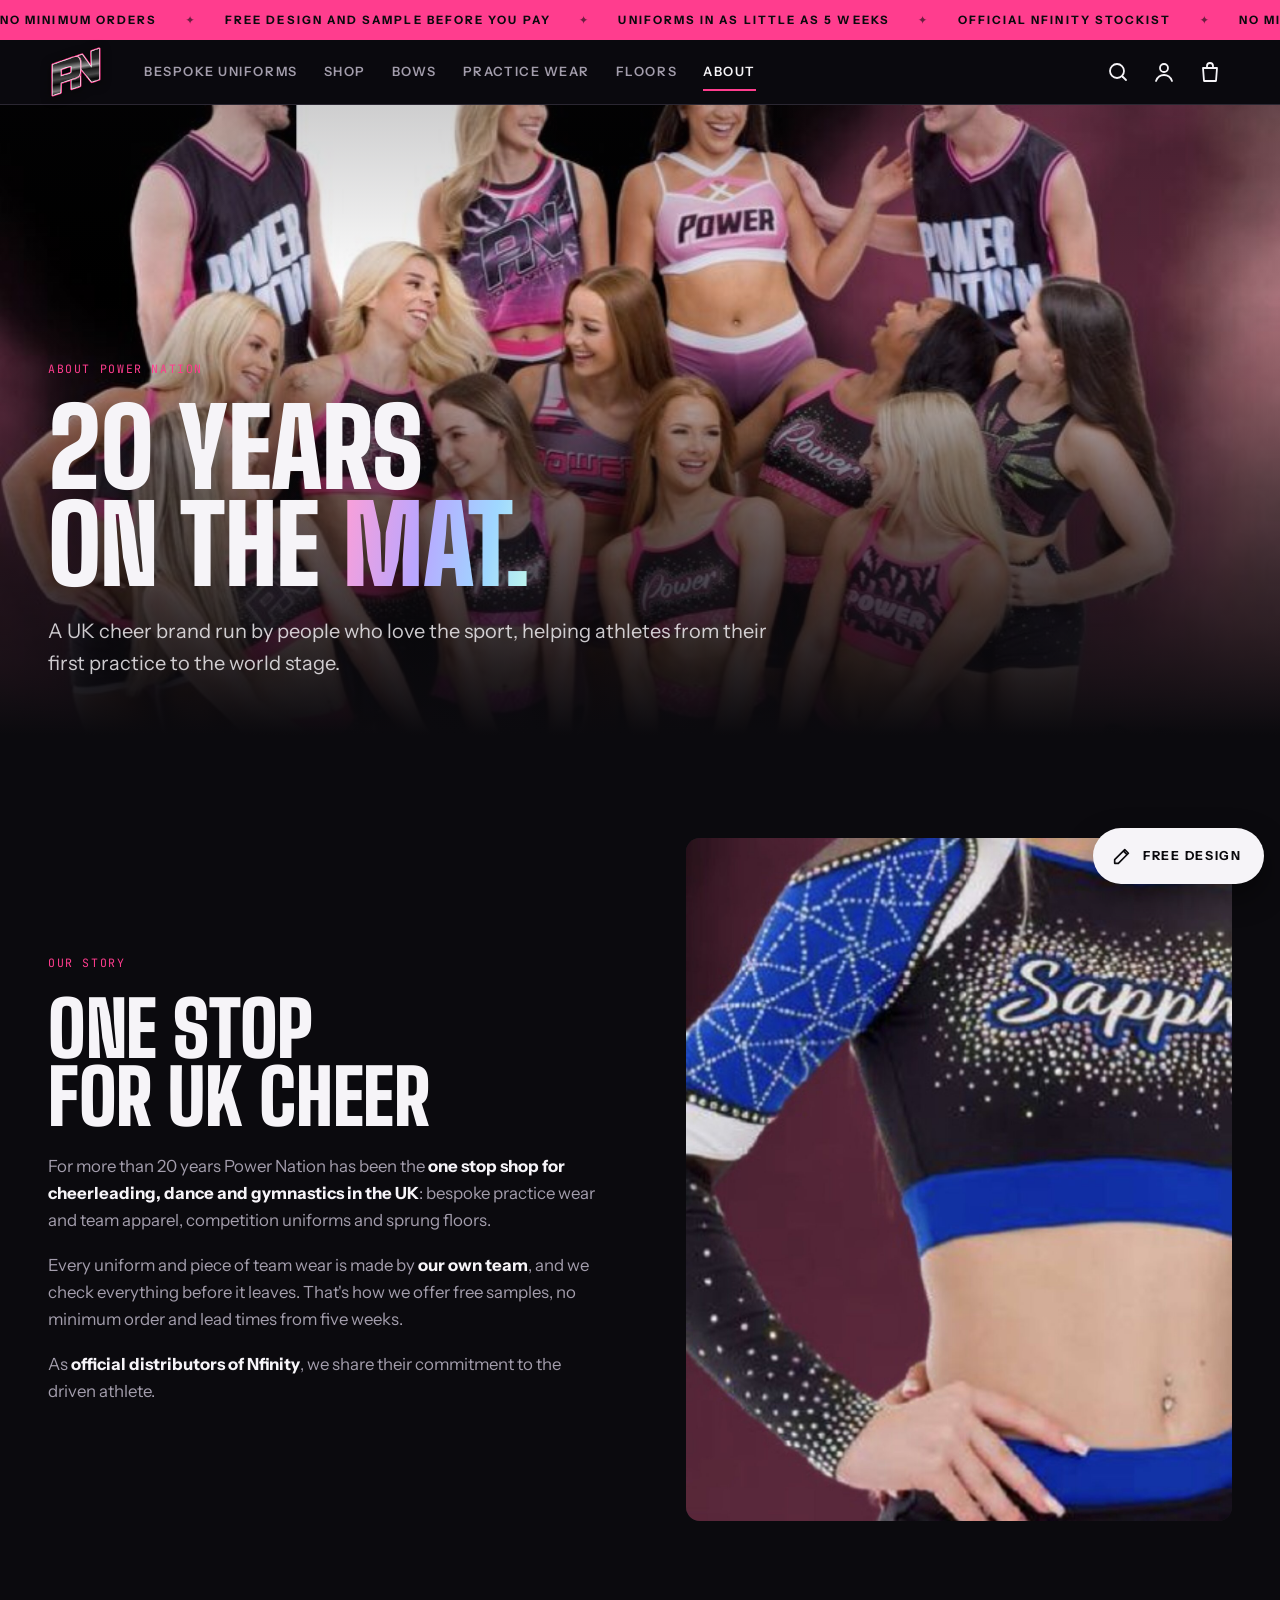
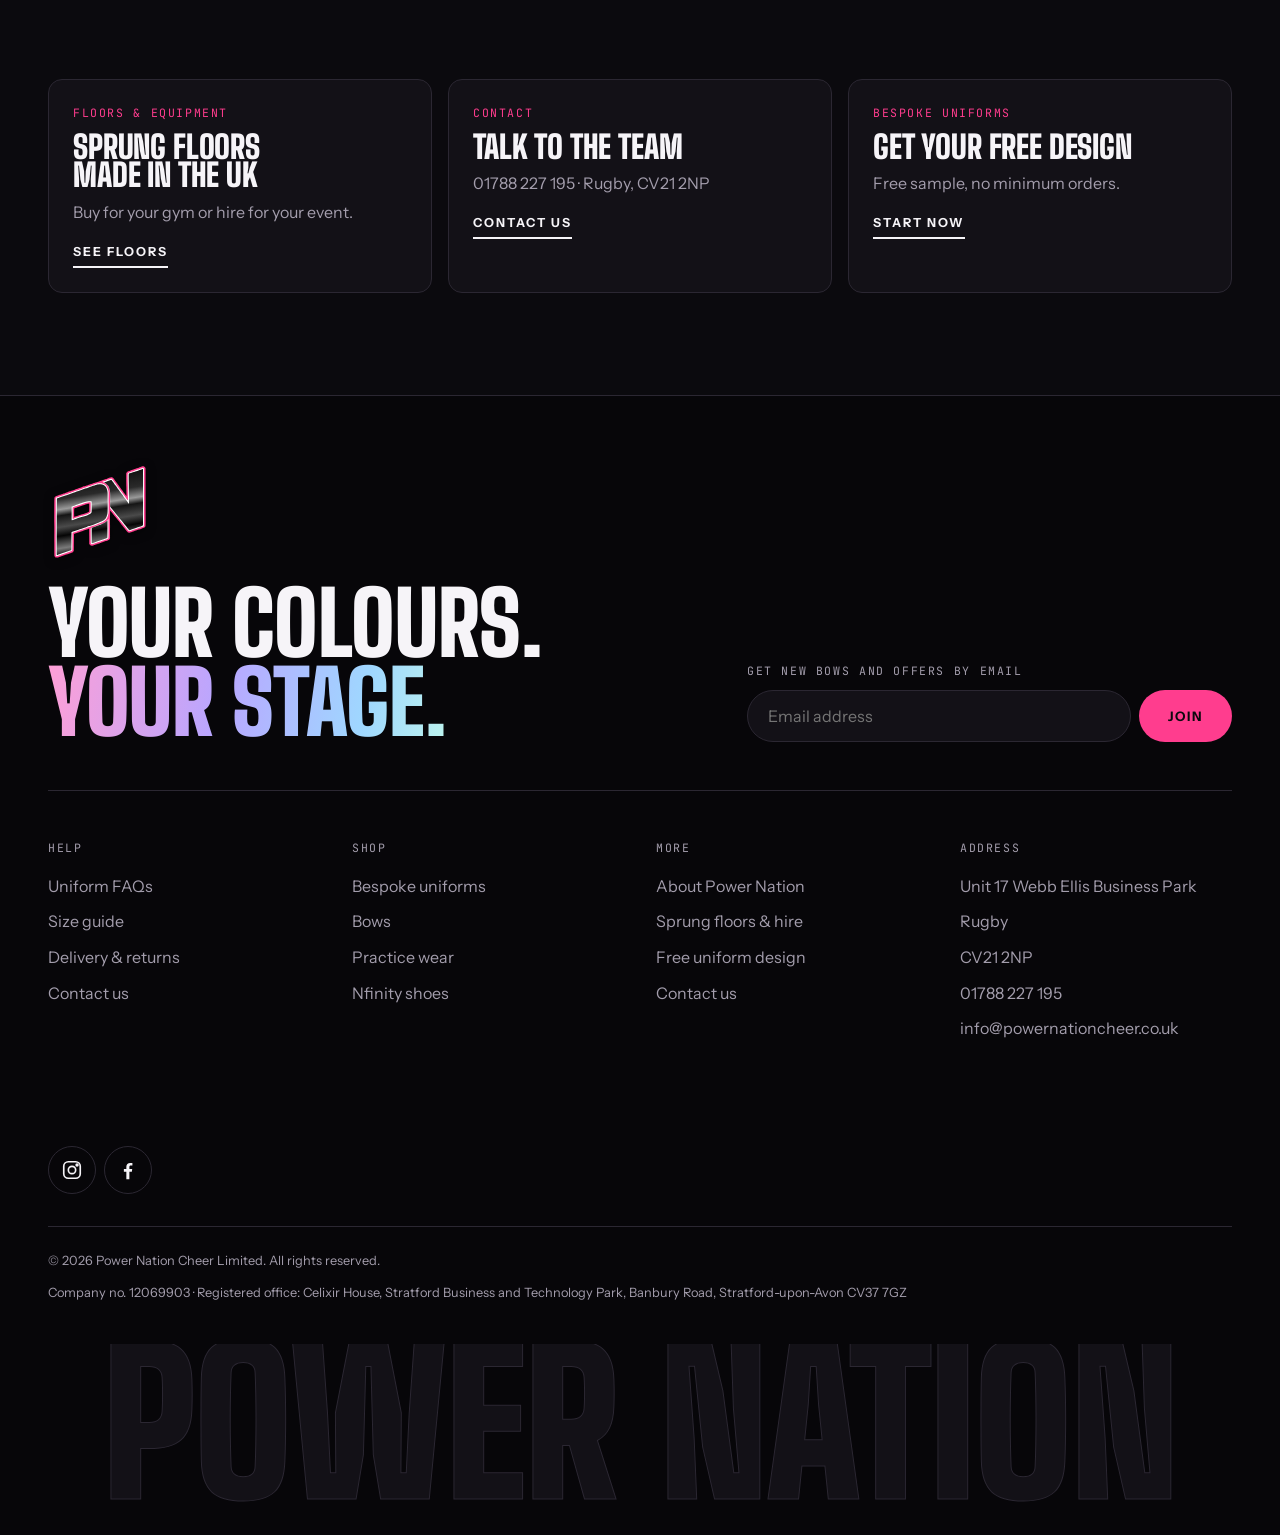
<file: about.html>
<!doctype html>
<html lang="en-GB">
<head>
  <meta charset="utf-8">
  <meta name="viewport" content="width=device-width, initial-scale=1, viewport-fit=cover">
  <title>About Power Nation | UK Cheer Uniforms, Floors &amp; Floor Hire</title>
  <meta name="description" content="Power Nation has made cheer, dance and gymnastics kit in the UK for over 20 years. Bespoke uniforms, team wear, sprung floors and floor hire. Based in Rugby.">
  <meta name="robots" content="index, follow, max-image-preview:large">
  <link rel="canonical" href="https://powernation-zeta.vercel.app/about.html">
  <meta property="og:type" content="website">
  <meta property="og:site_name" content="Power Nation Cheer">
  <meta property="og:locale" content="en_GB">
  <meta property="og:title" content="About Power Nation | UK Cheer Uniforms, Floors &amp; Floor Hire">
  <meta property="og:description" content="Power Nation has made cheer, dance and gymnastics kit in the UK for over 20 years. Bespoke uniforms, team wear, sprung floors and floor hire. Based in Rugby.">
  <meta property="og:url" content="https://powernation-zeta.vercel.app/about.html">
  <meta property="og:image" content="https://powernation-zeta.vercel.app/images/brand/og-image.jpg">
  <meta property="og:image:width" content="1200">
  <meta property="og:image:height" content="630">
  <meta property="og:image:alt" content="Power Nation: bespoke cheer uniforms. Free design, free sample, no minimum orders.">
  <meta name="twitter:card" content="summary_large_image">
  <meta name="twitter:title" content="About Power Nation | UK Cheer Uniforms, Floors &amp; Floor Hire">
  <meta name="twitter:description" content="Power Nation has made cheer, dance and gymnastics kit in the UK for over 20 years. Bespoke uniforms, team wear, sprung floors and floor hire. Based in Rugby.">
  <meta name="twitter:image" content="https://powernation-zeta.vercel.app/images/brand/og-image.jpg">
  <meta name="theme-color" content="#0b0a0e">
  <link rel="icon" href="favicon.ico" sizes="32x32">
  <link rel="icon" href="images/brand/favicon.svg" type="image/svg+xml">
  <link rel="apple-touch-icon" href="images/brand/apple-touch-icon.png">
  <link rel="manifest" href="site.webmanifest">
  <link rel="preconnect" href="https://fonts.googleapis.com">
  <link rel="preconnect" href="https://fonts.gstatic.com" crossorigin>
  <link rel="stylesheet" href="https://fonts.googleapis.com/css2?family=Big+Shoulders+Display:wght@700;800;900&family=Instrument+Sans:wght@400;500;600;700&family=JetBrains+Mono:wght@400;500&display=swap">
  <link rel="stylesheet" href="assets/css/styles.css?v=202610040802">
</head>
<body data-page="about">
  <div data-include="header"></div>

  <main id="main">
    <section class="hero hero--short" aria-labelledby="a-title">
      <div class="media" style="--tint:#6c2fb5" data-note="Your team at HQ: staff group photo in the Rugby unit, or the production floor with uniforms on rails" data-size="2400×1400 landscape">
        <img src="images/team/about-hero.jpg" alt="The Power Nation team at their Rugby headquarters" fetchpriority="high">
      </div>
      <div class="wrap hero__content">
        <span class="label label--pink">About Power Nation</span>
        <h1 id="a-title">20 years<br>on the <span class="ab-text">mat.</span></h1>
        <p class="lede">A UK cheer brand run by people who love the sport, helping athletes from their first practice to the world stage.</p>
      </div>
    </section>

    <section class="section">
      <div class="wrap split">
        <div class="split__copy">
          <span class="label label--pink">Our story</span>
          <h2>One stop for UK cheer</h2>
          <div class="prose">
            <p>For more than 20 years Power Nation has been the <strong>one stop shop for cheerleading, dance and gymnastics in the UK</strong>: bespoke practice wear and team apparel, competition uniforms and sprung floors.</p>
            <p>Every uniform and piece of team wear is made by <strong>our own team</strong>, and we check everything before it leaves. That's how we offer free samples, no minimum order and lead times from five weeks.</p>
            <p>As <strong>official distributors of Nfinity</strong>, we share their commitment to the driven athlete.</p>
          </div>
        </div>
        <div class="media" style="--tint:#ff3d8e;aspect-ratio:4/5;border-radius:var(--radius)" data-note="Production: hands applying rhinestones, or a sewing machinist finishing a uniform" data-size="1600×2000 portrait"><img src="images/team/about-production.jpg" alt="Rhinestones being applied to a uniform by hand" loading="lazy"></div>
      </div>
    </section>


    <section class="section section--flush-top">
      <div class="wrap link-cards">
        <a class="link-card" href="floors.html"><span class="label label--pink">Floors &amp; equipment</span><h2 class="h-small">Sprung floors made in the UK</h2><p>Buy for your gym or hire for your event.</p><span class="link-u">See floors</span></a>
        <a class="link-card" href="contact.html"><span class="label label--pink">Contact</span><h2 class="h-small">Talk to the team</h2><p>01788 227 195 · Rugby, CV21 2NP</p><span class="link-u">Contact us</span></a>
        <a class="link-card" href="design.html"><span class="label label--pink">Bespoke uniforms</span><h2 class="h-small">Get your free design</h2><p>Free sample, no minimum orders.</p><span class="link-u">Start now</span></a>
      </div>
    </section>
  </main>

  <div data-include="footer"></div>
  <script src="assets/js/logo.js?v=202610040802"></script>
  <script src="assets/js/products.js?v=202610040802"></script>
  <script src="assets/js/main.js?v=202610040802"></script>
</body>
</html>
</file>
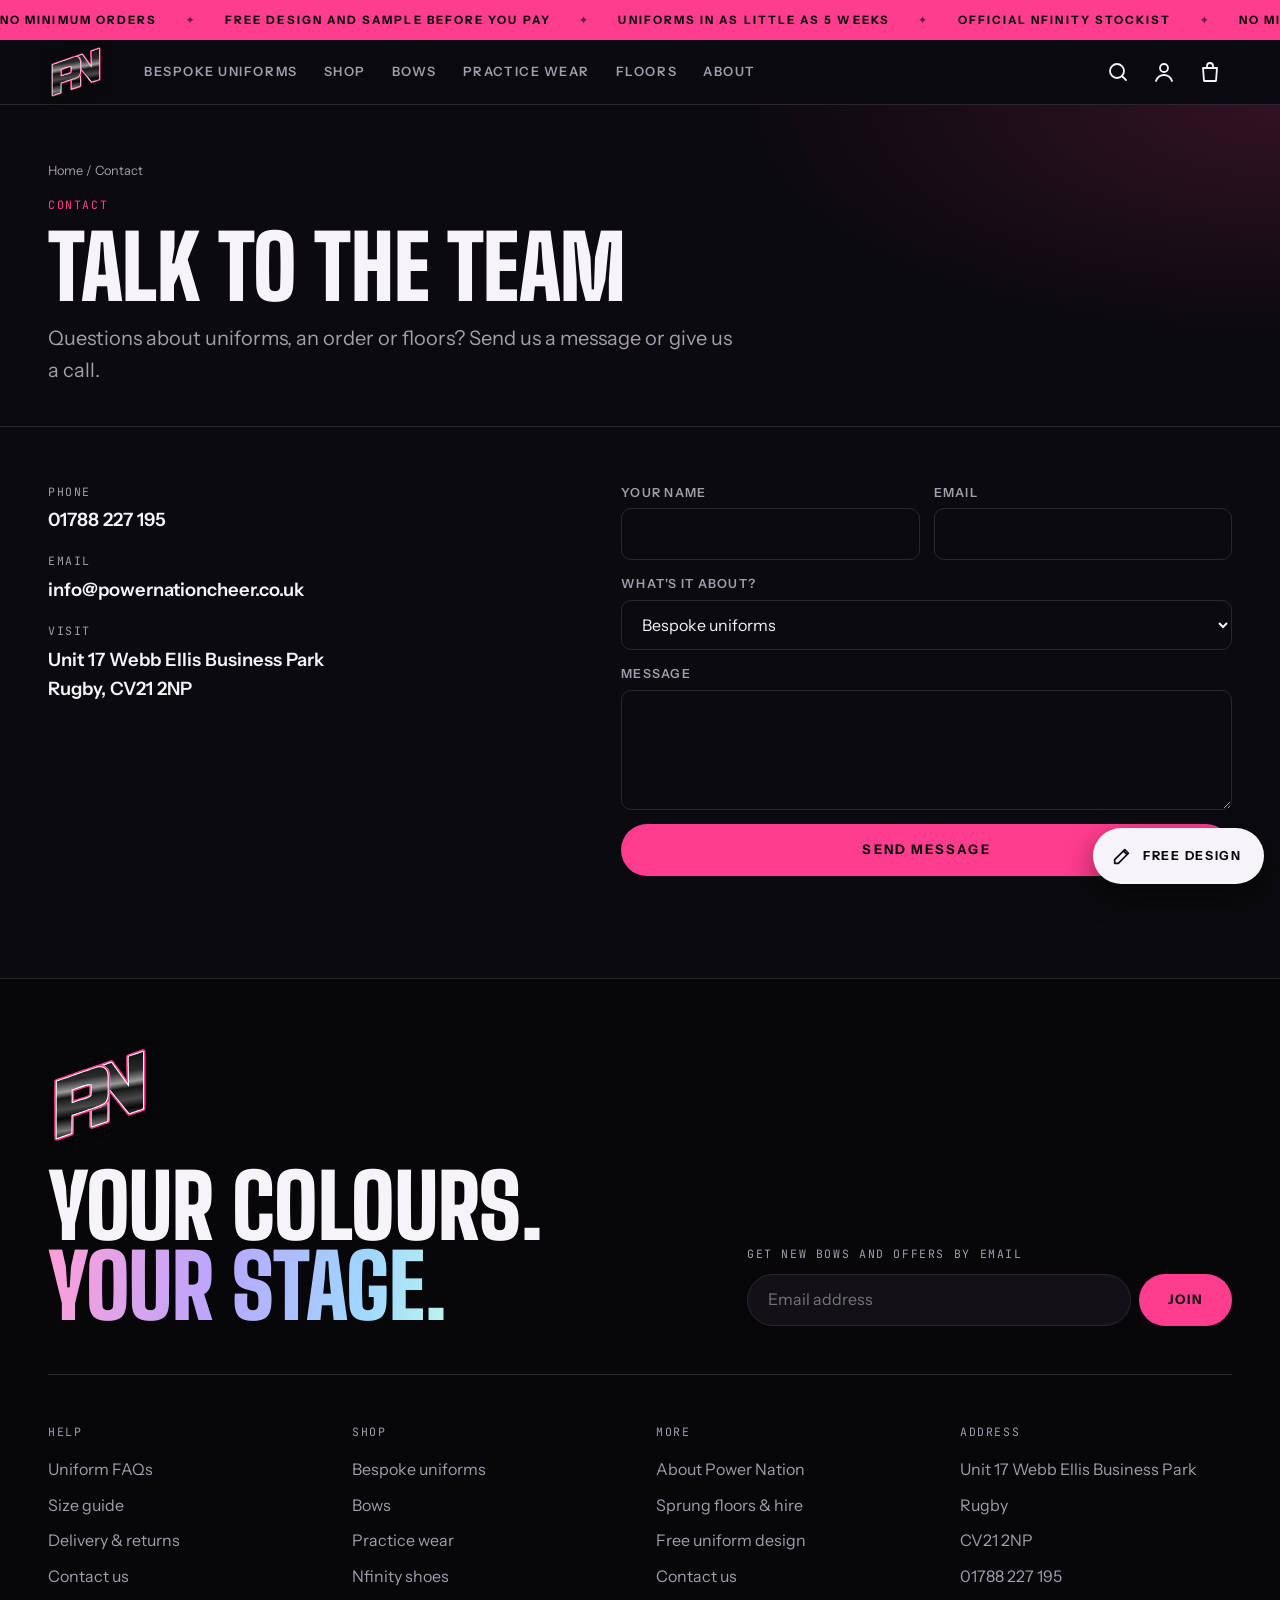
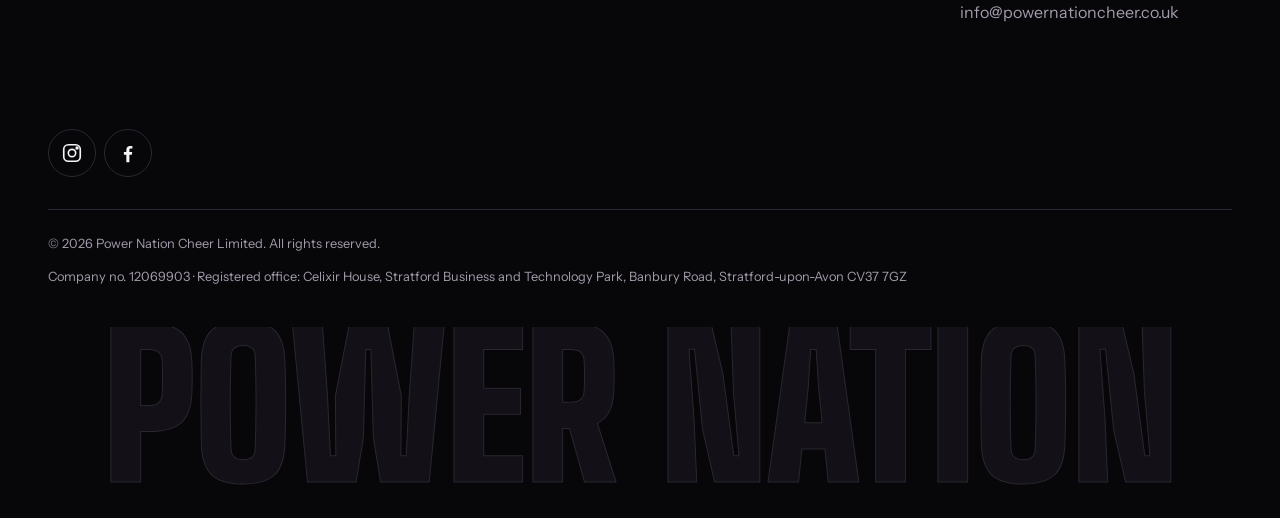
<file: contact.html>
<!doctype html>
<html lang="en-GB">
<head>
  <meta charset="utf-8">
  <meta name="viewport" content="width=device-width, initial-scale=1, viewport-fit=cover">
  <title>Contact Power Nation | Cheer Uniforms, Rugby</title>
  <meta name="description" content="Contact Power Nation about bespoke cheer uniforms, team wear, orders, floors or floor hire. Call 01788 227 195 or send a message.">
  <meta name="robots" content="index, follow, max-image-preview:large">
  <link rel="canonical" href="https://powernation-zeta.vercel.app/contact.html">
  <meta property="og:type" content="website">
  <meta property="og:site_name" content="Power Nation Cheer">
  <meta property="og:locale" content="en_GB">
  <meta property="og:title" content="Contact Power Nation | Cheer Uniforms, Rugby">
  <meta property="og:description" content="Contact Power Nation about bespoke cheer uniforms, team wear, orders, floors or floor hire. Call 01788 227 195 or send a message.">
  <meta property="og:url" content="https://powernation-zeta.vercel.app/contact.html">
  <meta property="og:image" content="https://powernation-zeta.vercel.app/images/brand/og-image.jpg">
  <meta property="og:image:width" content="1200">
  <meta property="og:image:height" content="630">
  <meta property="og:image:alt" content="Power Nation: bespoke cheer uniforms. Free design, free sample, no minimum orders.">
  <meta name="twitter:card" content="summary_large_image">
  <meta name="twitter:title" content="Contact Power Nation | Cheer Uniforms, Rugby">
  <meta name="twitter:description" content="Contact Power Nation about bespoke cheer uniforms, team wear, orders, floors or floor hire. Call 01788 227 195 or send a message.">
  <meta name="twitter:image" content="https://powernation-zeta.vercel.app/images/brand/og-image.jpg">
  <meta name="theme-color" content="#0b0a0e">
  <link rel="icon" href="favicon.ico" sizes="32x32">
  <link rel="icon" href="images/brand/favicon.svg" type="image/svg+xml">
  <link rel="apple-touch-icon" href="images/brand/apple-touch-icon.png">
  <link rel="manifest" href="site.webmanifest">
  <link rel="preconnect" href="https://fonts.googleapis.com">
  <link rel="preconnect" href="https://fonts.gstatic.com" crossorigin>
  <link rel="stylesheet" href="https://fonts.googleapis.com/css2?family=Big+Shoulders+Display:wght@700;800;900&family=Instrument+Sans:wght@400;500;600;700&family=JetBrains+Mono:wght@400;500&display=swap">
  <link rel="stylesheet" href="assets/css/styles.css?v=202610040802">
</head>
<body data-page="contact">
  <div data-include="header"></div>

  <main id="main">
    <section class="page-head">
      <div class="wrap">
        <nav class="breadcrumbs" aria-label="Breadcrumb"><a href="index.html">Home</a> / <span>Contact</span></nav>
        <span class="label label--pink">Contact</span>
        <h1>Talk to the team</h1>
        <p class="lede">Questions about uniforms, an order or floors? Send us a message or give us a call.</p>
      </div>
    </section>

    <section class="section section--flush-top">
      <div class="wrap contact-grid">
        <div class="contact-card">
                    <dl>
            <div><dt>Phone</dt><dd><a href="tel:+441788227195">01788 227 195</a></dd></div>
            <div><dt>Email</dt><dd><a href="mailto:info@powernationcheer.co.uk">info@powernationcheer.co.uk</a></dd></div>
            <div><dt>Visit</dt><dd>Unit 17 Webb Ellis Business Park<br>Rugby, CV21 2NP</dd></div>
          </dl>
        </div>
        <div>
          <form class="form" data-quote-form data-success="contact-done" novalidate>
            <div class="form__row form__row--2">
              <div class="field"><label for="c-name">Your name</label><input id="c-name" name="name" required autocomplete="name"></div>
              <div class="field"><label for="c-email">Email</label><input id="c-email" name="email" type="email" required autocomplete="email"></div>
            </div>
            <div class="field"><label for="c-topic">What's it about?</label>
              <select id="c-topic" name="topic"><option>Bespoke uniforms</option><option>Team wear / practice wear</option><option>An existing order</option><option>Floors &amp; equipment</option><option>Floor hire</option><option>Something else</option></select></div>
            <div class="field"><label for="c-msg">Message</label><textarea id="c-msg" name="message"></textarea></div>
            <button class="btn btn--pink btn--block" type="submit">Send message</button>
          </form>
          <div class="form-success" id="contact-done" hidden>
            <span class="label label--pink">Message received</span>
            <h3>Thanks, <span data-name>there</span>.</h3>
            <p>We'll get back to you as soon as we can.</p>
          </div>
        </div>
      </div>
    </section>

  </main>

  <div data-include="footer"></div>
  <script src="assets/js/logo.js?v=202610040802"></script>
  <script src="assets/js/products.js?v=202610040802"></script>
  <script src="assets/js/main.js?v=202610040802"></script>
</body>
</html>
</file>
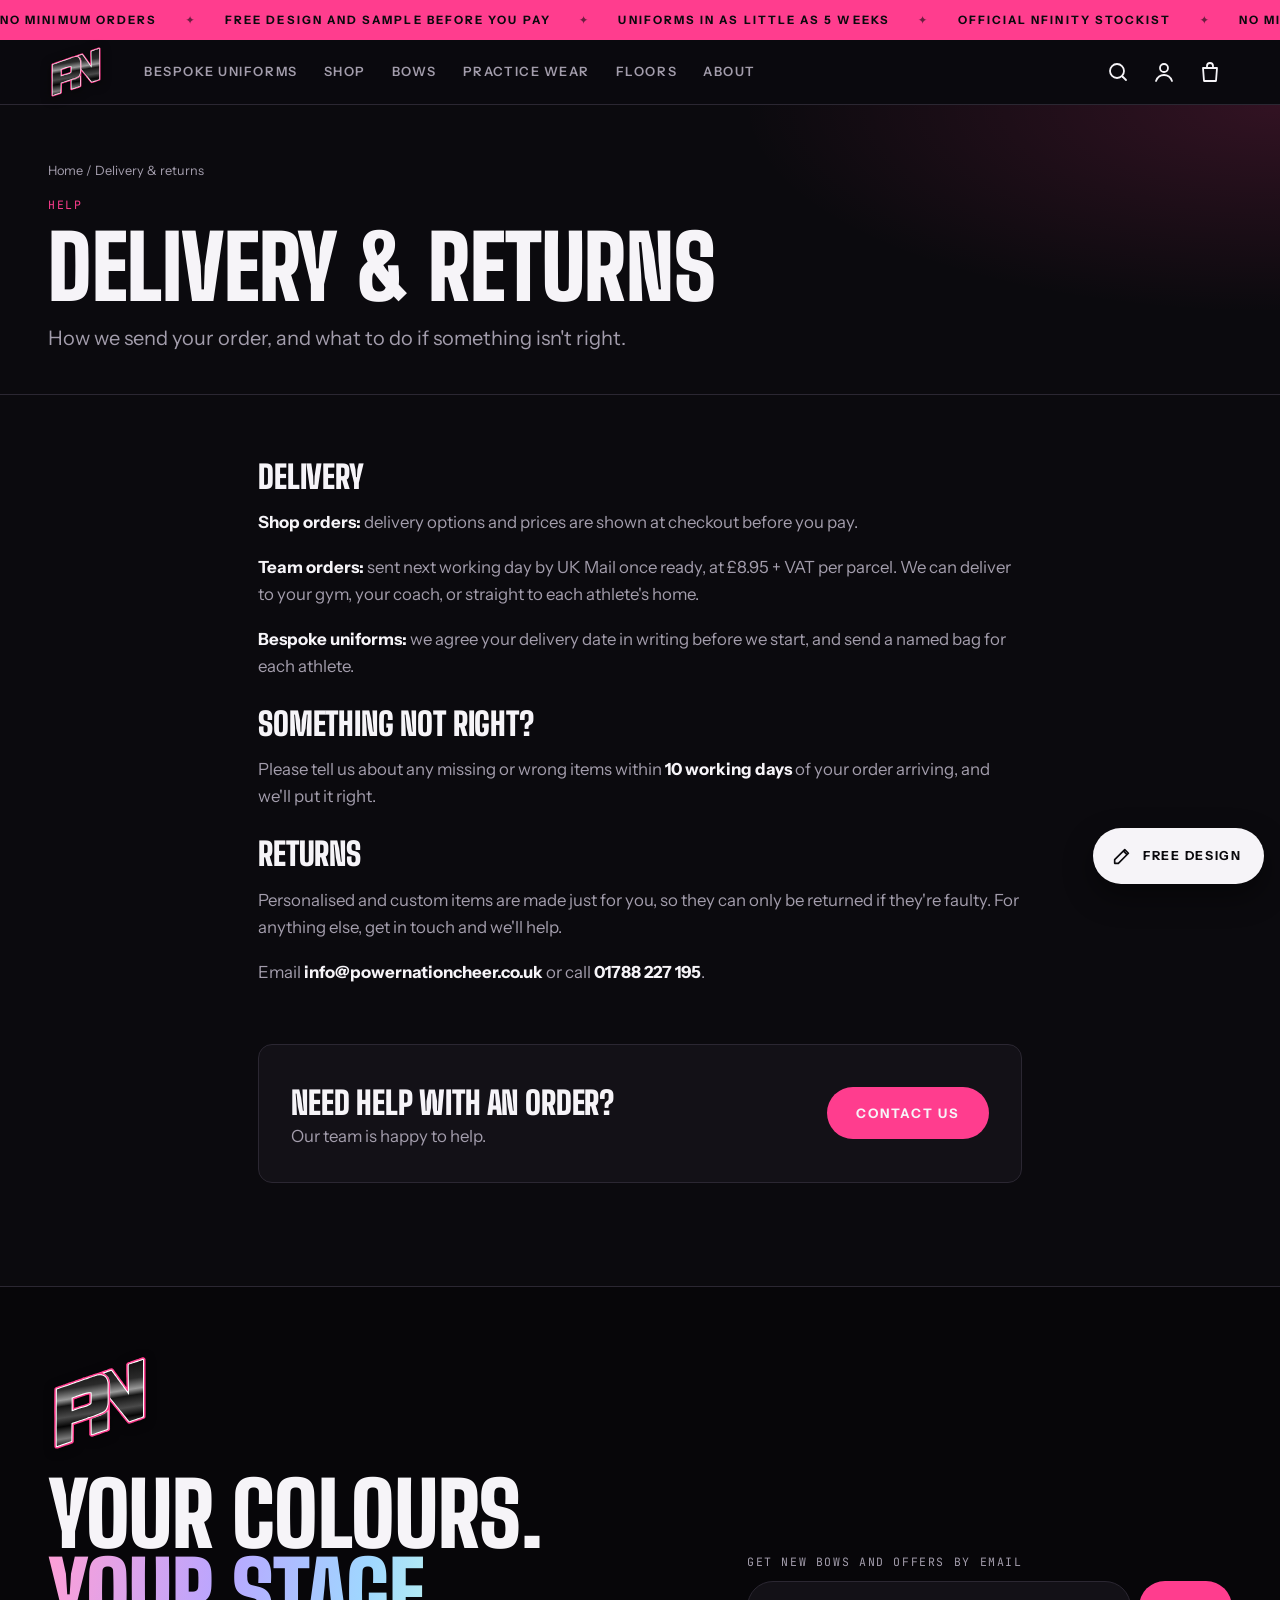
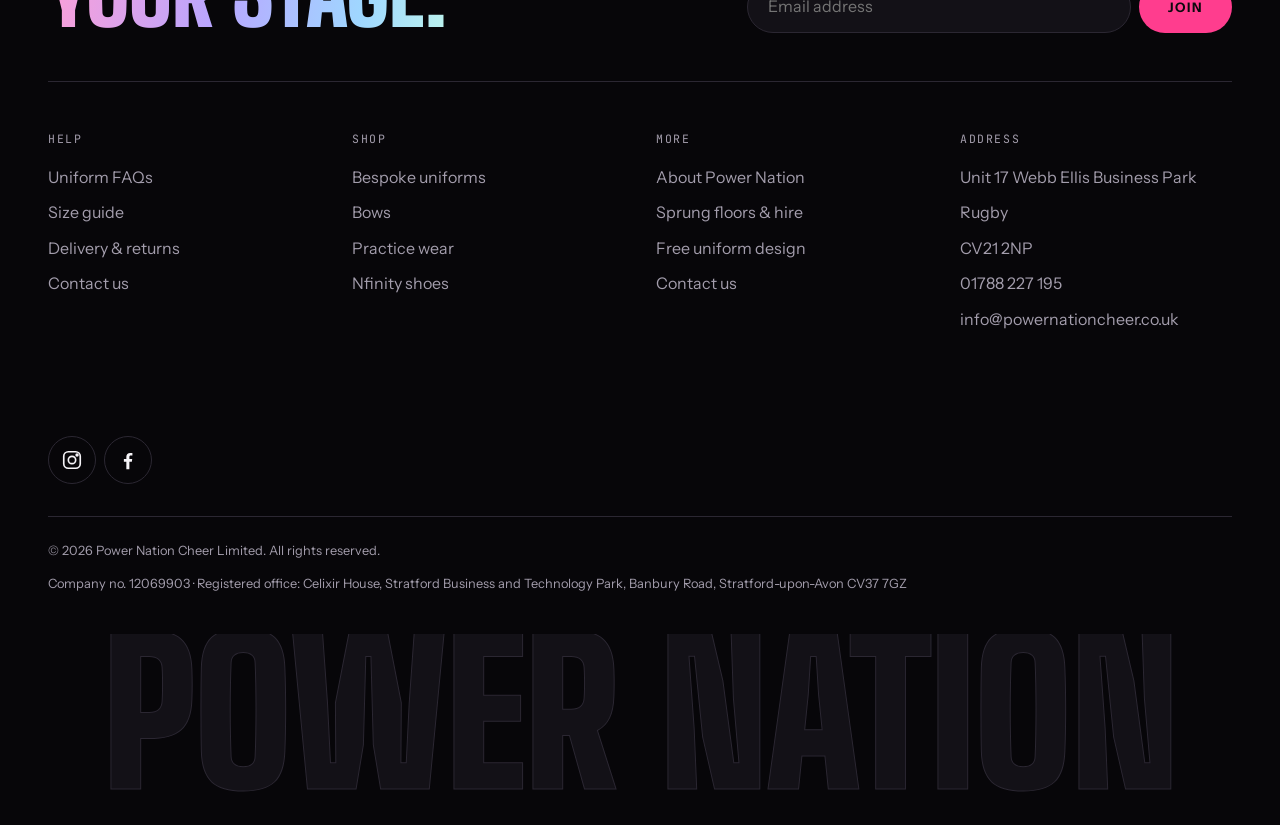
<file: delivery.html>
<!doctype html>
<html lang="en-GB">
<head>
  <meta charset="utf-8">
  <meta name="viewport" content="width=device-width, initial-scale=1, viewport-fit=cover">
  <title>Delivery &amp; Returns | Power Nation</title>
  <meta name="description" content="How Power Nation delivers shop orders, team orders and bespoke cheer uniforms, and how to report a problem or return an item.">
  <meta name="robots" content="index, follow, max-image-preview:large">
  <link rel="canonical" href="https://powernation-zeta.vercel.app/delivery.html">
  <meta property="og:type" content="website">
  <meta property="og:site_name" content="Power Nation Cheer">
  <meta property="og:locale" content="en_GB">
  <meta property="og:title" content="Delivery &amp; Returns | Power Nation">
  <meta property="og:description" content="How Power Nation delivers shop orders, team orders and bespoke cheer uniforms, and how to report a problem or return an item.">
  <meta property="og:url" content="https://powernation-zeta.vercel.app/delivery.html">
  <meta property="og:image" content="https://powernation-zeta.vercel.app/images/brand/og-image.jpg">
  <meta property="og:image:width" content="1200">
  <meta property="og:image:height" content="630">
  <meta property="og:image:alt" content="Power Nation: bespoke cheer uniforms. Free design, free sample, no minimum orders.">
  <meta name="twitter:card" content="summary_large_image">
  <meta name="twitter:title" content="Delivery &amp; Returns | Power Nation">
  <meta name="twitter:description" content="How Power Nation delivers shop orders, team orders and bespoke cheer uniforms, and how to report a problem or return an item.">
  <meta name="twitter:image" content="https://powernation-zeta.vercel.app/images/brand/og-image.jpg">
  <meta name="theme-color" content="#0b0a0e">
  <link rel="icon" href="favicon.ico" sizes="32x32">
  <link rel="icon" href="images/brand/favicon.svg" type="image/svg+xml">
  <link rel="apple-touch-icon" href="images/brand/apple-touch-icon.png">
  <link rel="manifest" href="site.webmanifest">
  <link rel="preconnect" href="https://fonts.googleapis.com">
  <link rel="preconnect" href="https://fonts.gstatic.com" crossorigin>
  <link rel="stylesheet" href="https://fonts.googleapis.com/css2?family=Big+Shoulders+Display:wght@700;800;900&family=Instrument+Sans:wght@400;500;600;700&family=JetBrains+Mono:wght@400;500&display=swap">
  <link rel="stylesheet" href="assets/css/styles.css?v=202610040802">
</head>
<body data-page="delivery">
  <div data-include="header"></div>

  <main id="main">
    <section class="page-head">
      <div class="wrap">
        <nav class="breadcrumbs" aria-label="Breadcrumb"><a href="index.html">Home</a> / <span>Delivery &amp; returns</span></nav>
        <span class="label label--pink">Help</span>
        <h1>Delivery &amp; returns</h1>
        <p class="lede">How we send your order, and what to do if something isn't right.</p>
      </div>
    </section>

    <section class="section section--flush-top">
      <div class="wrap narrow prose prose--page">
        <h2 class="h-small">Delivery</h2>
        <p><strong>Shop orders:</strong> delivery options and prices are shown at checkout before you pay.</p>
        <p><strong>Team orders:</strong> sent next working day by UK Mail once ready, at £8.95 + VAT per parcel. We can deliver to your gym, your coach, or straight to each athlete's home.</p>
        <p><strong>Bespoke uniforms:</strong> we agree your delivery date in writing before we start, and send a named bag for each athlete.</p>
        <h2 class="h-small">Something not right?</h2>
        <p>Please tell us about any missing or wrong items within <strong>10 working days</strong> of your order arriving, and we'll put it right.</p>
        <h2 class="h-small">Returns</h2>
        <p>Personalised and custom items are made just for you, so they can only be returned if they're faulty. For anything else, get in touch and we'll help.</p>
        <p>Email <strong>info@powernationcheer.co.uk</strong> or call <strong>01788 227 195</strong>.</p>
        <div class="cta-strip">
          <div><h2 class="h-small">Need help with an order?</h2><p>Our team is happy to help.</p></div>
          <div class="btn-row"><a class="btn btn--pink" href="contact.html">Contact us</a></div>
        </div>
      </div>
    </section>

  </main>

  <div data-include="footer"></div>
  <script src="assets/js/logo.js?v=202610040802"></script>
  <script src="assets/js/products.js?v=202610040802"></script>
  <script src="assets/js/main.js?v=202610040802"></script>
</body>
</html>
</file>
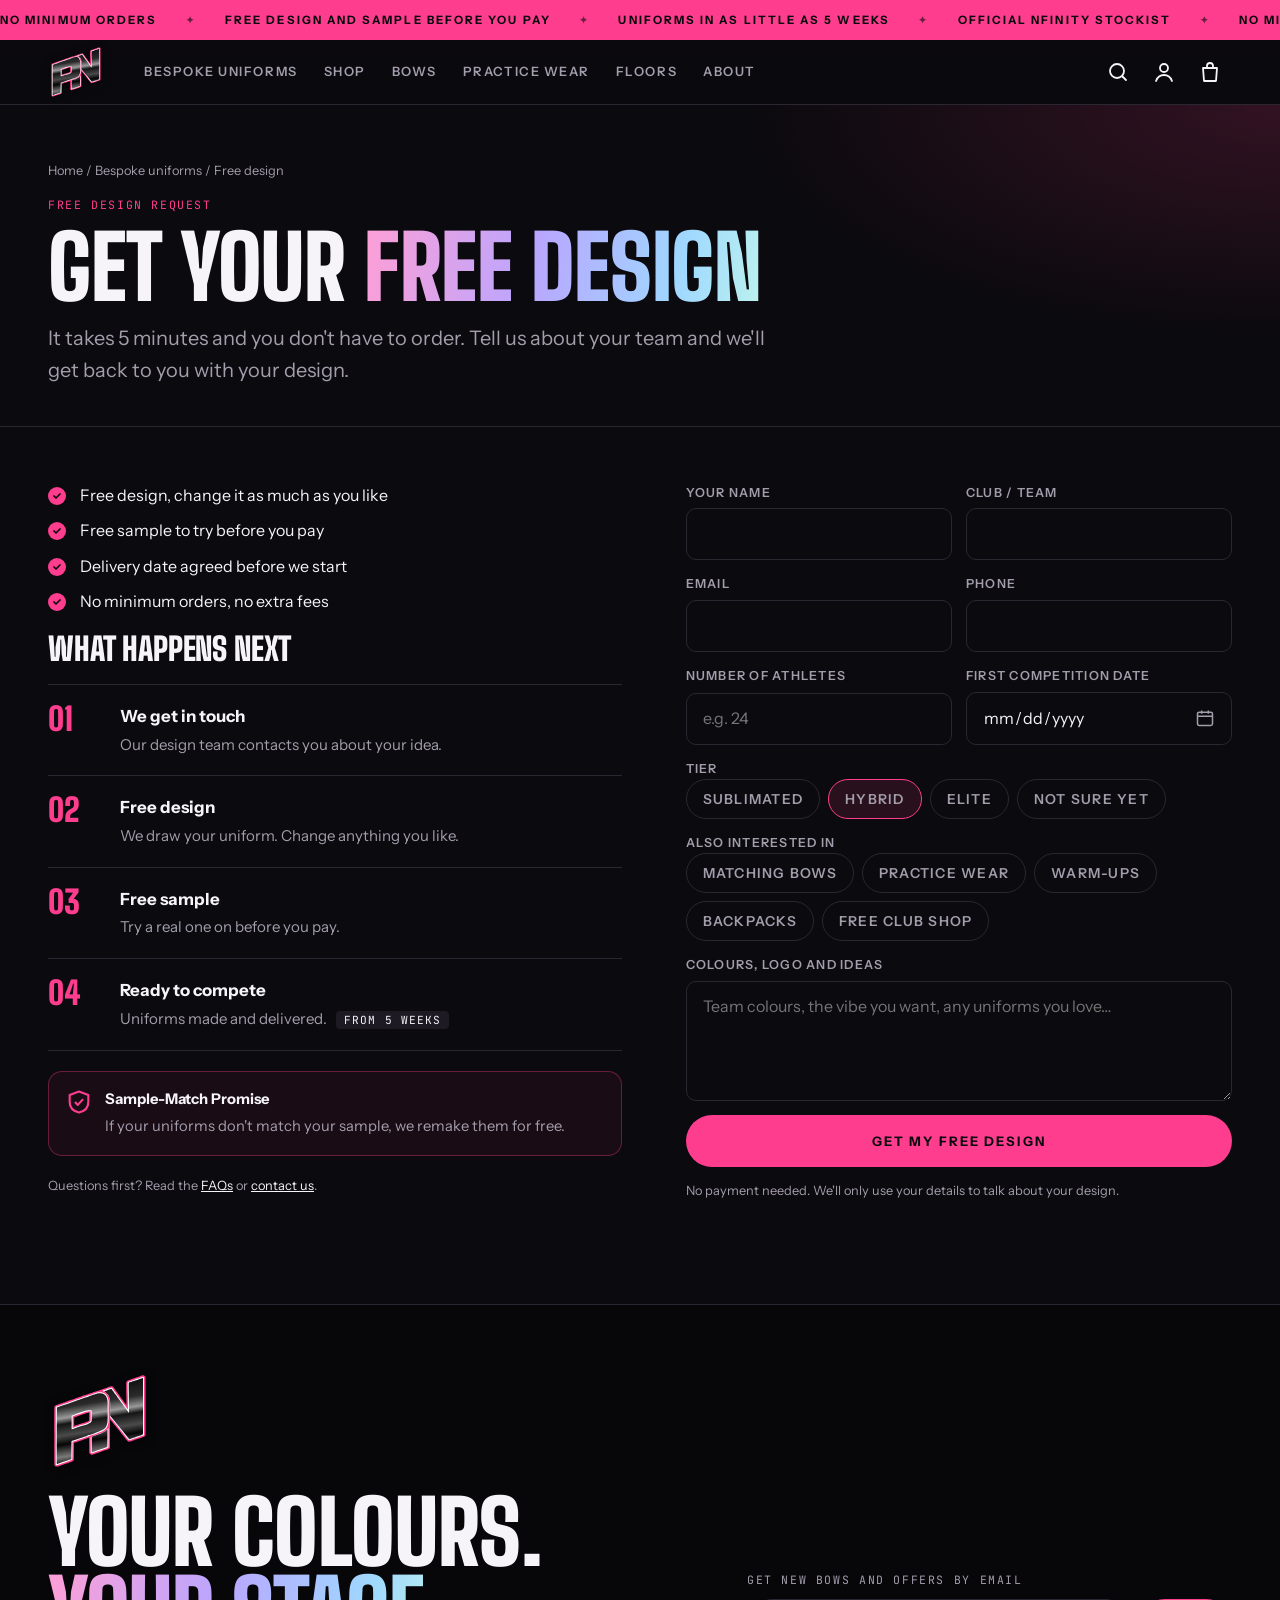
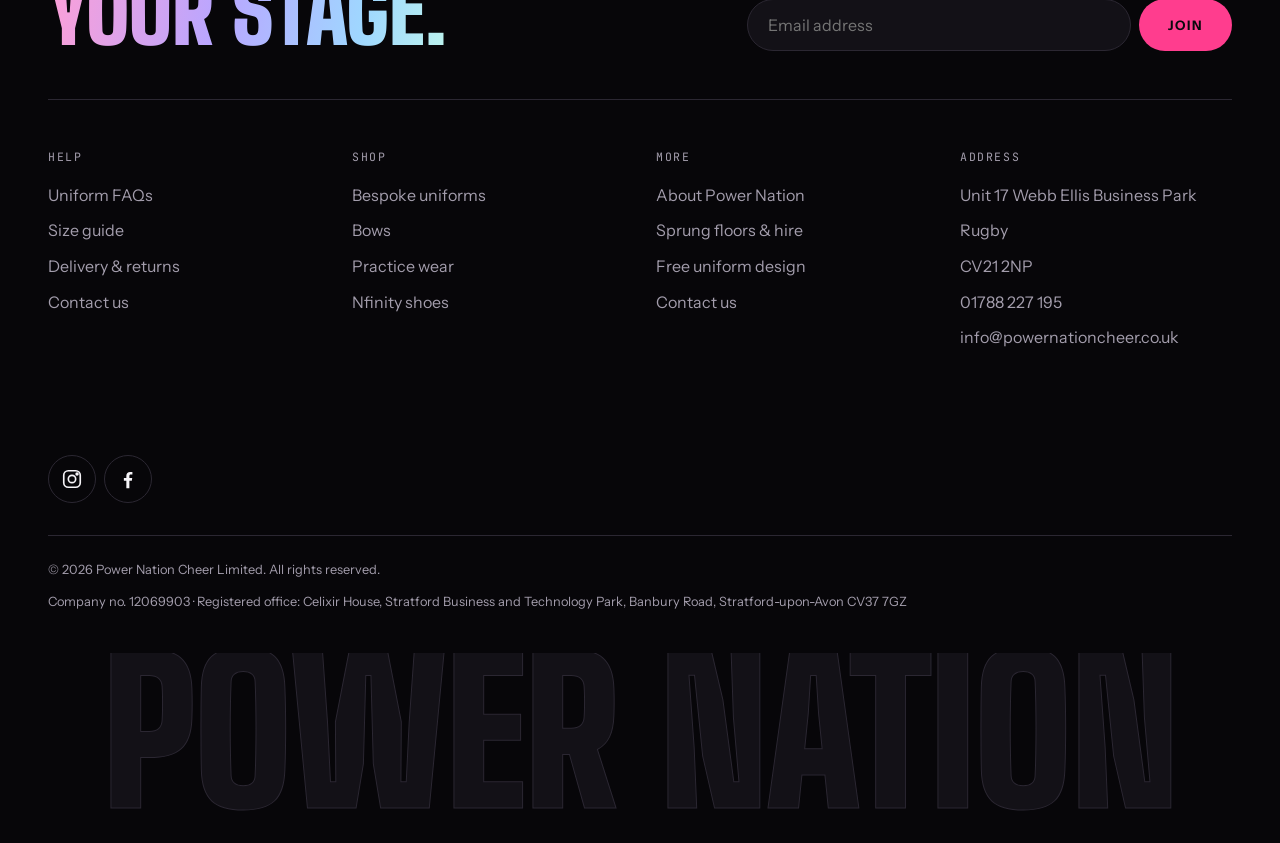
<file: design.html>
<!doctype html>
<html lang="en-GB">
<head>
  <meta charset="utf-8">
  <meta name="viewport" content="width=device-width, initial-scale=1, viewport-fit=cover">
  <title>Get Your Free Cheer Uniform Design | Power Nation</title>
  <meta name="description" content="Request a free bespoke cheer uniform design. Free sample before you pay, no minimum orders, ready in as little as 5 weeks.">
  <meta name="robots" content="index, follow, max-image-preview:large">
  <link rel="canonical" href="https://powernation-zeta.vercel.app/design.html">
  <meta property="og:type" content="website">
  <meta property="og:site_name" content="Power Nation Cheer">
  <meta property="og:locale" content="en_GB">
  <meta property="og:title" content="Get Your Free Cheer Uniform Design | Power Nation">
  <meta property="og:description" content="Request a free bespoke cheer uniform design. Free sample before you pay, no minimum orders, ready in as little as 5 weeks.">
  <meta property="og:url" content="https://powernation-zeta.vercel.app/design.html">
  <meta property="og:image" content="https://powernation-zeta.vercel.app/images/brand/og-image.jpg">
  <meta property="og:image:width" content="1200">
  <meta property="og:image:height" content="630">
  <meta property="og:image:alt" content="Power Nation: bespoke cheer uniforms. Free design, free sample, no minimum orders.">
  <meta name="twitter:card" content="summary_large_image">
  <meta name="twitter:title" content="Get Your Free Cheer Uniform Design | Power Nation">
  <meta name="twitter:description" content="Request a free bespoke cheer uniform design. Free sample before you pay, no minimum orders, ready in as little as 5 weeks.">
  <meta name="twitter:image" content="https://powernation-zeta.vercel.app/images/brand/og-image.jpg">
  <meta name="theme-color" content="#0b0a0e">
  <link rel="icon" href="favicon.ico" sizes="32x32">
  <link rel="icon" href="images/brand/favicon.svg" type="image/svg+xml">
  <link rel="apple-touch-icon" href="images/brand/apple-touch-icon.png">
  <link rel="manifest" href="site.webmanifest">
  <link rel="preconnect" href="https://fonts.googleapis.com">
  <link rel="preconnect" href="https://fonts.gstatic.com" crossorigin>
  <link rel="stylesheet" href="https://fonts.googleapis.com/css2?family=Big+Shoulders+Display:wght@700;800;900&family=Instrument+Sans:wght@400;500;600;700&family=JetBrains+Mono:wght@400;500&display=swap">
  <link rel="stylesheet" href="assets/css/styles.css?v=202610040802">
</head>
<body data-page="design">
  <div data-include="header"></div>

  <main id="main">
    <section class="page-head">
      <div class="wrap">
        <nav class="breadcrumbs" aria-label="Breadcrumb"><a href="index.html">Home</a> / <a href="uniforms.html">Bespoke uniforms</a> / <span>Free design</span></nav>
        <span class="label label--pink">Free design request</span>
        <h1>Get your <span class="ab-text">free design</span></h1>
        <p class="lede">It takes 5 minutes and you don't have to order. Tell us about your team and we'll get back to you with your design.</p>
      </div>
    </section>

    <section class="section section--flush-top">
      <div class="wrap split split--form">
        <div class="split__copy">
          <ul class="ticks">
            <li>Free design, change it as much as you like</li>
            <li>Free sample to try before you pay</li>
            <li>Delivery date agreed before we start</li>
            <li>No minimum orders, no extra fees</li>
          </ul>
          <h2 class="h-small">What happens next</h2>
          <ol class="steps">
            <li><div><strong>We get in touch</strong><span>Our design team contacts you about your idea.</span></div></li>
            <li><div><strong>Free design</strong><span>We draw your uniform. Change anything you like.</span></div></li>
            <li><div><strong>Free sample</strong><span>Try a real one on before you pay.</span></div></li>
            <li><div><strong>Ready to compete</strong><span>Uniforms made and delivered. <em>From 5 weeks</em></span></div></li>
          </ol>
          <div class="promise-row"><span><svg viewBox="0 0 24 24" fill="none" stroke="currentColor" stroke-width="1.8" stroke-linejoin="round" aria-hidden="true"><path d="M12 3 4 6v6c0 5 3.5 8 8 9 4.5-1 8-4 8-9V6l-8-3Z"/><path d="m8.5 12 2.5 2.5 4.5-5"/></svg><b>Sample-Match Promise</b> If your uniforms don't match your sample, we remake them for free.</span></div>
          <p class="form__note">Questions first? Read the <a href="faq.html">FAQs</a> or <a href="contact.html">contact us</a>.</p>
        </div>
        <div>
          <form class="form" data-quote-form data-success="quote-done" novalidate>
            <div class="form__row form__row--2">
              <div class="field"><label for="q-name">Your name</label><input id="q-name" name="name" required autocomplete="name"></div>
              <div class="field"><label for="q-team">Club / team</label><input id="q-team" name="team" required autocomplete="organization"></div>
            </div>
            <div class="form__row form__row--2">
              <div class="field"><label for="q-email">Email</label><input id="q-email" name="email" type="email" required autocomplete="email"></div>
              <div class="field"><label for="q-phone">Phone</label><input id="q-phone" name="phone" type="tel" autocomplete="tel"></div>
            </div>
            <div class="form__row form__row--2">
              <div class="field"><label for="q-athletes">Number of athletes</label><input id="q-athletes" name="athletes" type="number" min="1" inputmode="numeric" placeholder="e.g. 24"></div>
              <div class="field"><label for="q-date">First competition date</label><input id="q-date" name="date" type="date"></div>
            </div>
            <div class="field"><fieldset><legend>Tier</legend><div class="chips">
              <label class="chip"><input type="radio" name="tier" value="Sublimated"><span>Sublimated</span></label>
              <label class="chip"><input type="radio" name="tier" value="Hybrid" checked><span>Hybrid</span></label>
              <label class="chip"><input type="radio" name="tier" value="Elite"><span>Elite</span></label>
              <label class="chip"><input type="radio" name="tier" value="Not sure"><span>Not sure yet</span></label>
            </div></fieldset></div>
            <div class="field"><fieldset><legend>Also interested in</legend><div class="chips">
              <label class="chip"><input type="checkbox" name="addons" value="Bows"><span>Matching bows</span></label>
              <label class="chip"><input type="checkbox" name="addons" value="Practice wear"><span>Practice wear</span></label>
              <label class="chip"><input type="checkbox" name="addons" value="Warm-ups"><span>Warm-ups</span></label>
              <label class="chip"><input type="checkbox" name="addons" value="Backpacks"><span>Backpacks</span></label>
              <label class="chip"><input type="checkbox" name="addons" value="Club Shop"><span>Free Club Shop</span></label>
            </div></fieldset></div>
            <div class="field"><label for="q-msg">Colours, logo and ideas</label><textarea id="q-msg" name="message" placeholder="Team colours, the vibe you want, any uniforms you love…"></textarea></div>
            <button class="btn btn--pink btn--block" type="submit">Get my free design</button>
            <p class="form__note">No payment needed. We'll only use your details to talk about your design.</p>
          </form>
          <div class="form-success" id="quote-done" hidden>
            <span class="label label--pink">Request received</span>
            <h3>Thanks, <span data-name>coach</span>.</h3>
            <p>Our design team has your idea. We'll be in touch soon with your first design.</p>
            <p><b>Know another club?</b> Refer them and when they order, your club gets £50 of kit credit. Just ask them to mention your club name.</p>
          </div>
        </div>
      </div>
    </section>

  </main>

  <div data-include="footer"></div>
  <script src="assets/js/logo.js?v=202610040802"></script>
  <script src="assets/js/products.js?v=202610040802"></script>
  <script src="assets/js/main.js?v=202610040802"></script>
  <script>
    // Pre-select options from the link: design.html#elite, #hybrid, #sublimated, #club-shop, #practice-wear, #bows
    function applyHash() {
      var h = (location.hash || "").slice(1).toLowerCase();
      var tiers = { sublimated: "Sublimated", hybrid: "Hybrid", elite: "Elite" };
      var addons = { "club-shop": "Club Shop", "practice-wear": "Practice wear", bows: "Bows", "warm-ups": "Warm-ups", backpacks: "Backpacks" };
      if (tiers[h]) { var r = document.querySelector('input[name="tier"][value="' + tiers[h] + '"]'); if (r) r.checked = true; }
      if (addons[h]) { var c = document.querySelector('input[name="addons"][value="' + addons[h] + '"]'); if (c) c.checked = true; }
      try { var d = localStorage.getItem("pn-comp-date"); var q = document.getElementById("q-date"); if (d && q && !q.value) q.value = d; } catch (e) {}
    }
    applyHash();
    window.addEventListener("hashchange", applyHash);
  </script>
</body>
</html>
</file>
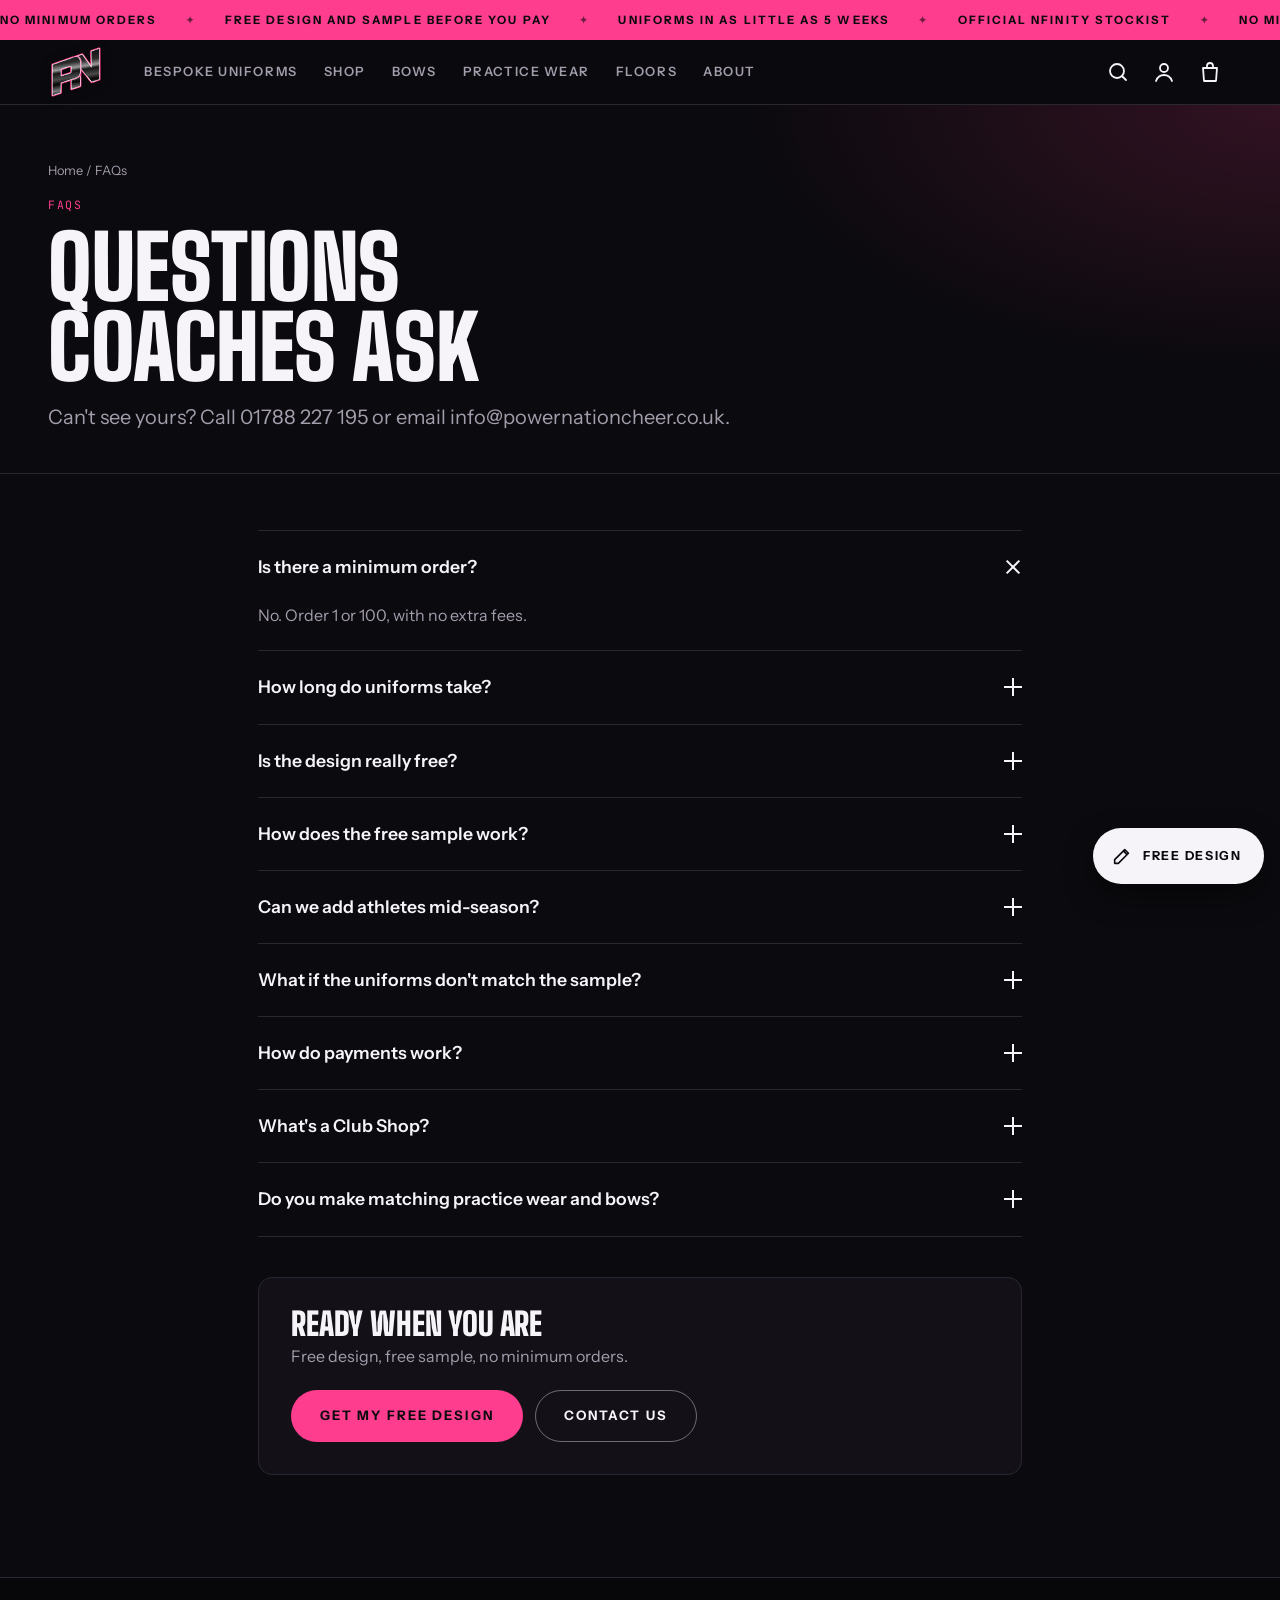
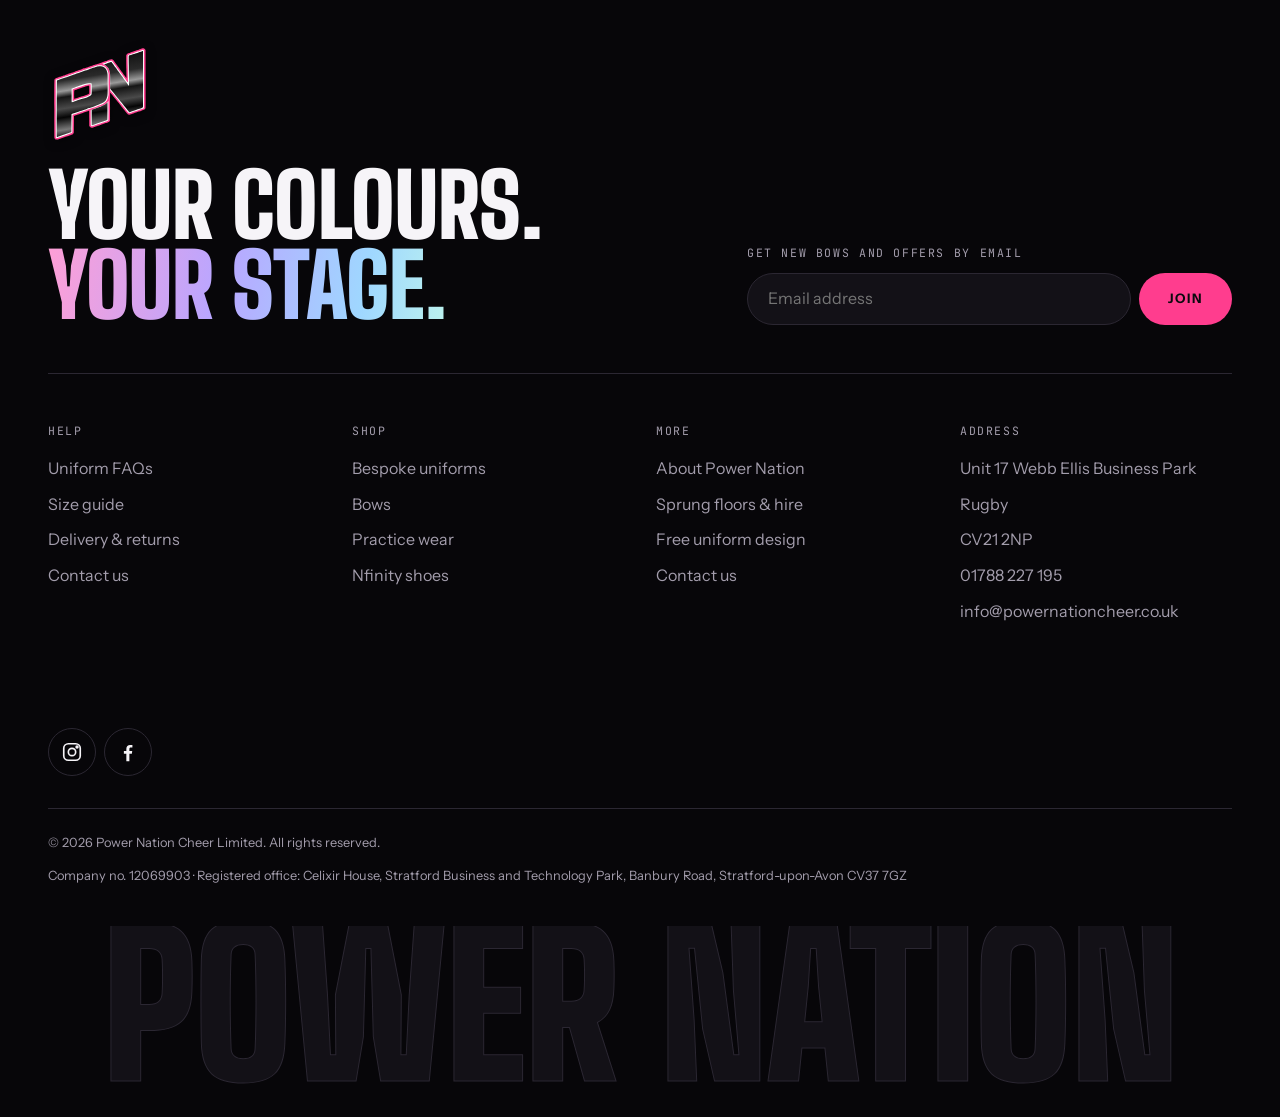
<file: faq.html>
<!doctype html>
<html lang="en-GB">
<head>
  <meta charset="utf-8">
  <meta name="viewport" content="width=device-width, initial-scale=1, viewport-fit=cover">
  <title>Cheer Uniform FAQs | Power Nation</title>
  <meta name="description" content="Answers to common questions about Power Nation bespoke cheer uniforms: minimum orders, timings, free designs, samples, payments and Club Shops.">
  <meta name="robots" content="index, follow, max-image-preview:large">
  <link rel="canonical" href="https://powernation-zeta.vercel.app/faq.html">
  <meta property="og:type" content="website">
  <meta property="og:site_name" content="Power Nation Cheer">
  <meta property="og:locale" content="en_GB">
  <meta property="og:title" content="Cheer Uniform FAQs | Power Nation">
  <meta property="og:description" content="Answers to common questions about Power Nation bespoke cheer uniforms: minimum orders, timings, free designs, samples, payments and Club Shops.">
  <meta property="og:url" content="https://powernation-zeta.vercel.app/faq.html">
  <meta property="og:image" content="https://powernation-zeta.vercel.app/images/brand/og-image.jpg">
  <meta property="og:image:width" content="1200">
  <meta property="og:image:height" content="630">
  <meta property="og:image:alt" content="Power Nation: bespoke cheer uniforms. Free design, free sample, no minimum orders.">
  <meta name="twitter:card" content="summary_large_image">
  <meta name="twitter:title" content="Cheer Uniform FAQs | Power Nation">
  <meta name="twitter:description" content="Answers to common questions about Power Nation bespoke cheer uniforms: minimum orders, timings, free designs, samples, payments and Club Shops.">
  <meta name="twitter:image" content="https://powernation-zeta.vercel.app/images/brand/og-image.jpg">
  <meta name="theme-color" content="#0b0a0e">
  <link rel="icon" href="favicon.ico" sizes="32x32">
  <link rel="icon" href="images/brand/favicon.svg" type="image/svg+xml">
  <link rel="apple-touch-icon" href="images/brand/apple-touch-icon.png">
  <link rel="manifest" href="site.webmanifest">
  <script type="application/ld+json">{"@context": "https://schema.org", "@type": "FAQPage", "mainEntity": [{"@type": "Question", "name": "Is there a minimum order?", "acceptedAnswer": {"@type": "Answer", "text": "No. Order 1 or 100, with no extra fees."}}, {"@type": "Question", "name": "How long do uniforms take?", "acceptedAnswer": {"@type": "Answer", "text": "As little as 5 weeks once you've said yes to your sample and sizes. Lots of rhinestones can take a little longer. We'll agree your date before we start."}}, {"@type": "Question", "name": "Is the design really free?", "acceptedAnswer": {"@type": "Answer", "text": "Yes. Our team designs your uniform and makes changes until you're happy. You don't have to order."}}, {"@type": "Question", "name": "How does the free sample work?", "acceptedAnswer": {"@type": "Answer", "text": "Once you like the design, we make a real sample so you can try it on before ordering for the team."}}, {"@type": "Question", "name": "Can we add athletes mid-season?", "acceptedAnswer": {"@type": "Answer", "text": "Yes. We keep your design, so new athletes can join any time and still match."}}, {"@type": "Question", "name": "What if the uniforms don't match the sample?", "acceptedAnswer": {"@type": "Answer", "text": "We remake them for free. That's our Sample-Match Promise."}}, {"@type": "Question", "name": "How do payments work?", "acceptedAnswer": {"@type": "Answer", "text": "Pay a deposit to start, then the rest before we send your uniforms. Big clubs can ask about monthly payments."}}, {"@type": "Question", "name": "What's a Club Shop?", "acceptedAnswer": {"@type": "Answer", "text": "A free online shop just for your club. Parents buy your team's kit directly, we deliver to your gym, and your club earns money off future orders."}}, {"@type": "Question", "name": "Do you make matching practice wear and bows?", "acceptedAnswer": {"@type": "Answer", "text": "Yes. Bows, practice wear, warm-ups and backpacks can all be made to match your uniform. See the shop."}}]}</script>
  <link rel="preconnect" href="https://fonts.googleapis.com">
  <link rel="preconnect" href="https://fonts.gstatic.com" crossorigin>
  <link rel="stylesheet" href="https://fonts.googleapis.com/css2?family=Big+Shoulders+Display:wght@700;800;900&family=Instrument+Sans:wght@400;500;600;700&family=JetBrains+Mono:wght@400;500&display=swap">
  <link rel="stylesheet" href="assets/css/styles.css?v=202610040802">
</head>
<body data-page="faq">
  <div data-include="header"></div>

  <main id="main">
    <section class="page-head">
      <div class="wrap">
        <nav class="breadcrumbs" aria-label="Breadcrumb"><a href="index.html">Home</a> / <span>FAQs</span></nav>
        <span class="label label--pink">FAQs</span>
        <h1>Questions coaches ask</h1>
        <p class="lede">Can't see yours? Call 01788 227 195 or email info@powernationcheer.co.uk.</p>
      </div>
    </section>

    <section class="section section--flush-top">
      <div class="wrap narrow">
        <div class="acc">
          <details open><summary>Is there a minimum order?</summary><div class="acc__body"><p>No. Order 1 or 100, with no extra fees.</p></div></details>
          <details><summary>How long do uniforms take?</summary><div class="acc__body"><p>As little as 5 weeks once you've said yes to your sample and sizes. Lots of rhinestones can take a little longer. We'll agree your date before we start.</p></div></details>
          <details><summary>Is the design really free?</summary><div class="acc__body"><p>Yes. Our team designs your uniform and makes changes until you're happy. You don't have to order.</p></div></details>
          <details><summary>How does the free sample work?</summary><div class="acc__body"><p>Once you like the design, we make a real sample so you can try it on before ordering for the team.</p></div></details>
          <details><summary>Can we add athletes mid-season?</summary><div class="acc__body"><p>Yes. We keep your design, so new athletes can join any time and still match.</p></div></details>
          <details><summary>What if the uniforms don't match the sample?</summary><div class="acc__body"><p>We remake them for free. That's our Sample-Match Promise.</p></div></details>
          <details><summary>How do payments work?</summary><div class="acc__body"><p>Pay a deposit to start, then the rest before we send your uniforms. Big clubs can ask about monthly payments.</p></div></details>
          <details><summary>What's a Club Shop?</summary><div class="acc__body"><p>A free online shop just for your club. Parents buy your team's kit directly, we deliver to your gym, and your club earns money off future orders.</p></div></details>
          <details><summary>Do you make matching practice wear and bows?</summary><div class="acc__body"><p>Yes. Bows, practice wear, warm-ups and backpacks can all be made to match your uniform. See the <a href="shop.html">shop</a>.</p></div></details>
        <div class="cta-strip">
          <div><h2 class="h-small">Ready when you are</h2><p>Free design, free sample, no minimum orders.</p></div>
          <div class="btn-row"><a class="btn btn--pink" href="design.html">Get my free design</a><a class="btn btn--line" href="contact.html">Contact us</a></div>
        </div>
      </div>
    </section>

  </main>

  <div data-include="footer"></div>
  <script src="assets/js/logo.js?v=202610040802"></script>
  <script src="assets/js/products.js?v=202610040802"></script>
  <script src="assets/js/main.js?v=202610040802"></script>
</body>
</html>
</file>
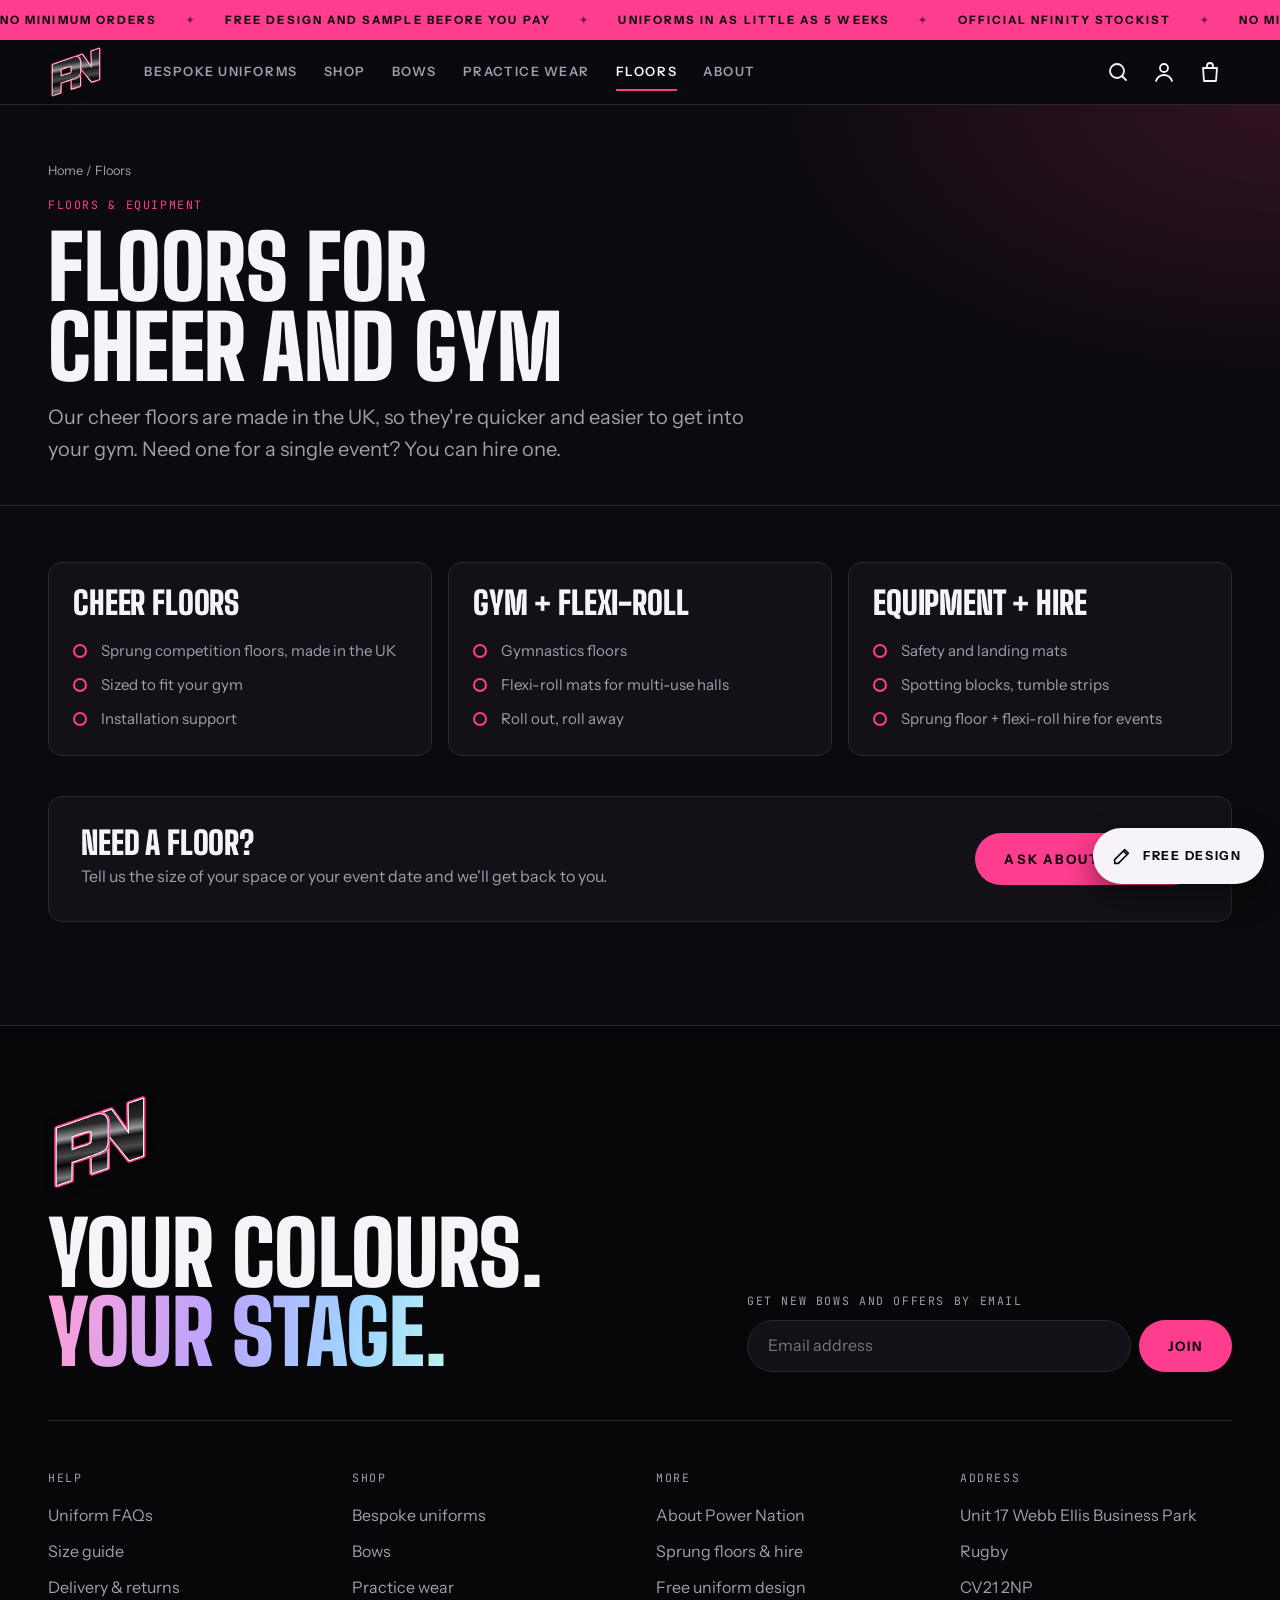
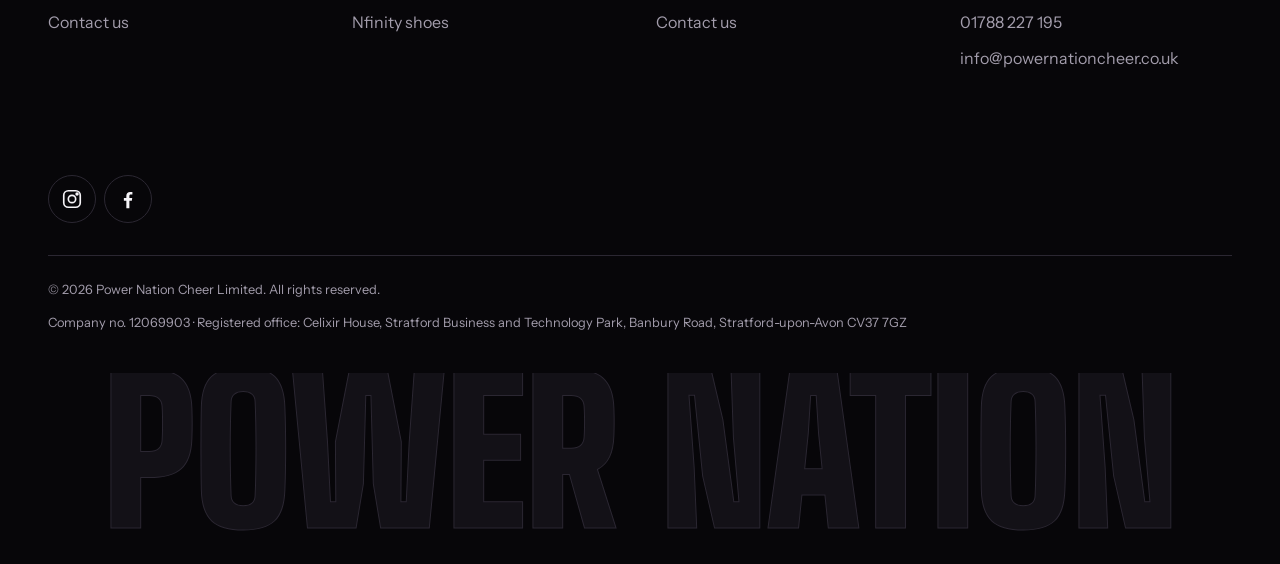
<file: floors.html>
<!doctype html>
<html lang="en-GB">
<head>
  <meta charset="utf-8">
  <meta name="viewport" content="width=device-width, initial-scale=1, viewport-fit=cover">
  <title>Sprung Cheer Floors, Mats &amp; Floor Hire UK | Power Nation</title>
  <meta name="description" content="UK-made sprung cheer floors, gymnastics floors, flexi-roll mats and safety equipment. Buy for your gym or hire for your event.">
  <meta name="robots" content="index, follow, max-image-preview:large">
  <link rel="canonical" href="https://powernation-zeta.vercel.app/floors.html">
  <meta property="og:type" content="website">
  <meta property="og:site_name" content="Power Nation Cheer">
  <meta property="og:locale" content="en_GB">
  <meta property="og:title" content="Sprung Cheer Floors, Mats &amp; Floor Hire UK | Power Nation">
  <meta property="og:description" content="UK-made sprung cheer floors, gymnastics floors, flexi-roll mats and safety equipment. Buy for your gym or hire for your event.">
  <meta property="og:url" content="https://powernation-zeta.vercel.app/floors.html">
  <meta property="og:image" content="https://powernation-zeta.vercel.app/images/brand/og-image.jpg">
  <meta property="og:image:width" content="1200">
  <meta property="og:image:height" content="630">
  <meta property="og:image:alt" content="Power Nation: bespoke cheer uniforms. Free design, free sample, no minimum orders.">
  <meta name="twitter:card" content="summary_large_image">
  <meta name="twitter:title" content="Sprung Cheer Floors, Mats &amp; Floor Hire UK | Power Nation">
  <meta name="twitter:description" content="UK-made sprung cheer floors, gymnastics floors, flexi-roll mats and safety equipment. Buy for your gym or hire for your event.">
  <meta name="twitter:image" content="https://powernation-zeta.vercel.app/images/brand/og-image.jpg">
  <meta name="theme-color" content="#0b0a0e">
  <link rel="icon" href="favicon.ico" sizes="32x32">
  <link rel="icon" href="images/brand/favicon.svg" type="image/svg+xml">
  <link rel="apple-touch-icon" href="images/brand/apple-touch-icon.png">
  <link rel="manifest" href="site.webmanifest">
  <link rel="preconnect" href="https://fonts.googleapis.com">
  <link rel="preconnect" href="https://fonts.gstatic.com" crossorigin>
  <link rel="stylesheet" href="https://fonts.googleapis.com/css2?family=Big+Shoulders+Display:wght@700;800;900&family=Instrument+Sans:wght@400;500;600;700&family=JetBrains+Mono:wght@400;500&display=swap">
  <link rel="stylesheet" href="assets/css/styles.css?v=202610040802">
</head>
<body data-page="floors">
  <div data-include="header"></div>

  <main id="main">
    <section class="page-head">
      <div class="wrap">
        <nav class="breadcrumbs" aria-label="Breadcrumb"><a href="index.html">Home</a> / <span>Floors</span></nav>
        <span class="label label--pink">Floors &amp; equipment</span>
        <h1>Floors for cheer and gym</h1>
        <p class="lede">Our cheer floors are made in the UK, so they're quicker and easier to get into your gym. Need one for a single event? You can hire one.</p>
      </div>
    </section>

    <section class="section section--flush-top">
      <div class="wrap">
        <div class="tiers">
          <article class="tier">
            <div class="tier__head"><h3>Cheer floors</h3></div>
            <ul><li><span>Sprung competition floors, made in the UK</span></li><li><span>Sized to fit your gym</span></li><li><span>Installation support</span></li></ul>
          </article>
          <article class="tier">
            <div class="tier__head"><h3>Gym + flexi-roll</h3></div>
            <ul><li><span>Gymnastics floors</span></li><li><span>Flexi-roll mats for multi-use halls</span></li><li><span>Roll out, roll away</span></li></ul>
          </article>
          <article class="tier">
            <div class="tier__head"><h3>Equipment + hire</h3></div>
            <ul><li><span>Safety and landing mats</span></li><li><span>Spotting blocks, tumble strips</span></li><li><span>Sprung floor + flexi-roll hire for events</span></li></ul>
          </article>
        </div>
        <div class="cta-strip">
          <div><h2 class="h-small">Need a floor?</h2><p>Tell us the size of your space or your event date and we'll get back to you.</p></div>
          <div class="btn-row"><a class="btn btn--pink" href="contact.html">Ask about floors</a></div>
        </div>
      </div>
    </section>

  </main>

  <div data-include="footer"></div>
  <script src="assets/js/logo.js?v=202610040802"></script>
  <script src="assets/js/products.js?v=202610040802"></script>
  <script src="assets/js/main.js?v=202610040802"></script>
</body>
</html>
</file>
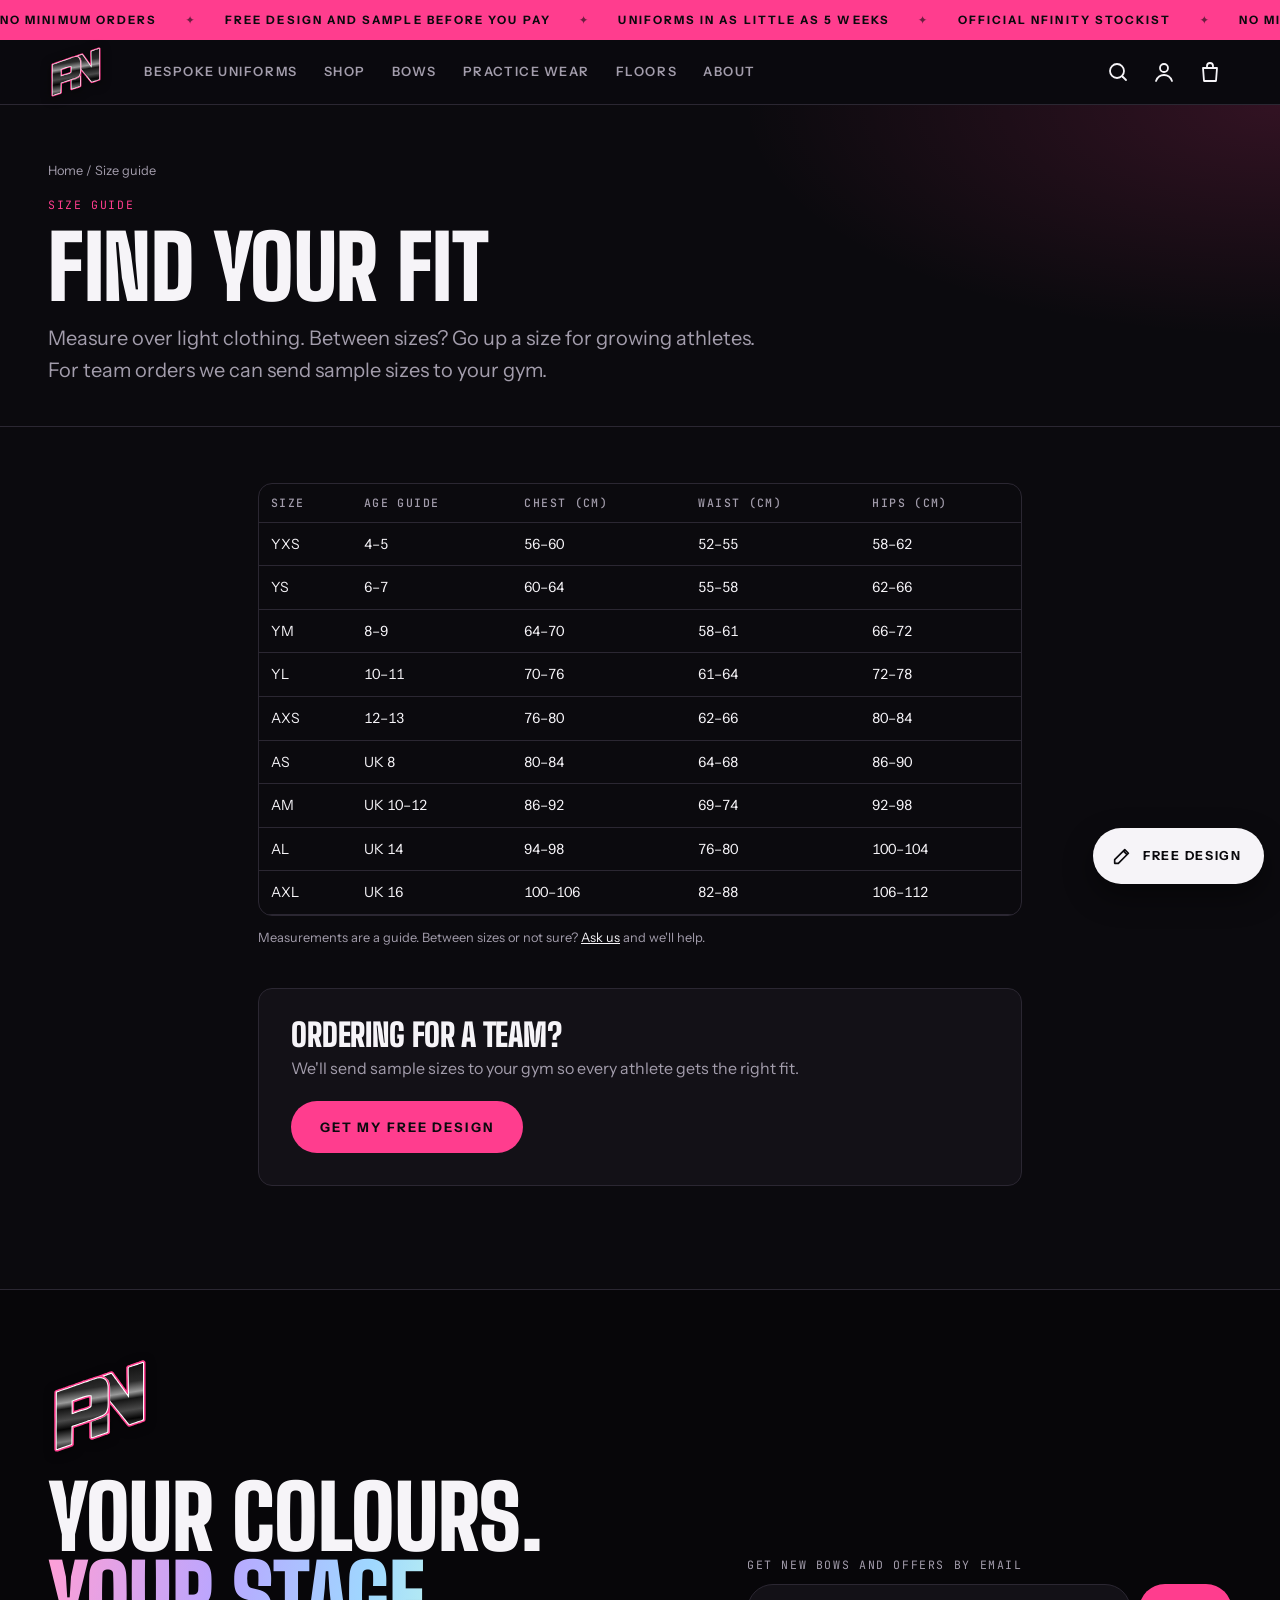
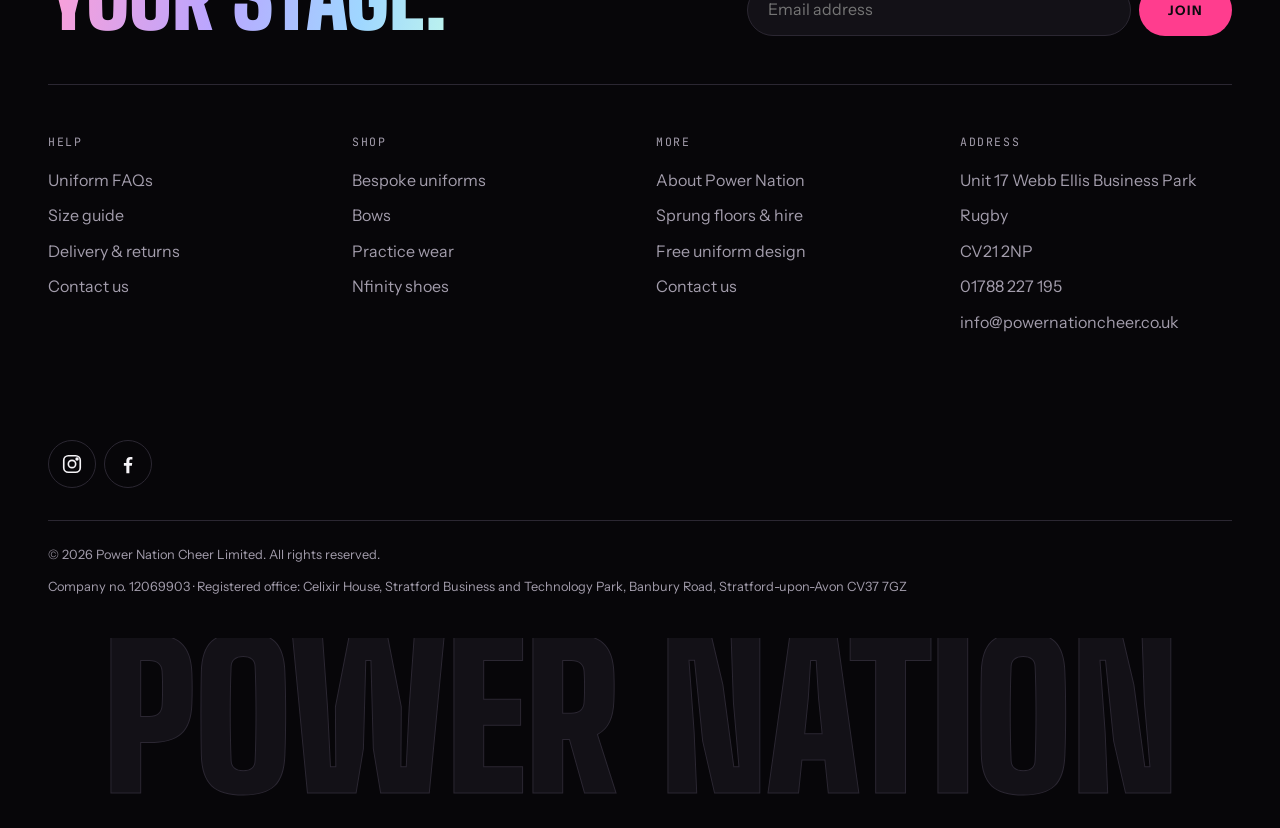
<file: size-guide.html>
<!doctype html>
<html lang="en-GB">
<head>
  <meta charset="utf-8">
  <meta name="viewport" content="width=device-width, initial-scale=1, viewport-fit=cover">
  <title>Cheer Uniform Size Guide | Power Nation</title>
  <meta name="description" content="Power Nation cheer uniform and practice wear size guide, from youth XS to adult XL, with chest, waist and hip measurements.">
  <meta name="robots" content="index, follow, max-image-preview:large">
  <link rel="canonical" href="https://powernation-zeta.vercel.app/size-guide.html">
  <meta property="og:type" content="website">
  <meta property="og:site_name" content="Power Nation Cheer">
  <meta property="og:locale" content="en_GB">
  <meta property="og:title" content="Cheer Uniform Size Guide | Power Nation">
  <meta property="og:description" content="Power Nation cheer uniform and practice wear size guide, from youth XS to adult XL, with chest, waist and hip measurements.">
  <meta property="og:url" content="https://powernation-zeta.vercel.app/size-guide.html">
  <meta property="og:image" content="https://powernation-zeta.vercel.app/images/brand/og-image.jpg">
  <meta property="og:image:width" content="1200">
  <meta property="og:image:height" content="630">
  <meta property="og:image:alt" content="Power Nation: bespoke cheer uniforms. Free design, free sample, no minimum orders.">
  <meta name="twitter:card" content="summary_large_image">
  <meta name="twitter:title" content="Cheer Uniform Size Guide | Power Nation">
  <meta name="twitter:description" content="Power Nation cheer uniform and practice wear size guide, from youth XS to adult XL, with chest, waist and hip measurements.">
  <meta name="twitter:image" content="https://powernation-zeta.vercel.app/images/brand/og-image.jpg">
  <meta name="theme-color" content="#0b0a0e">
  <link rel="icon" href="favicon.ico" sizes="32x32">
  <link rel="icon" href="images/brand/favicon.svg" type="image/svg+xml">
  <link rel="apple-touch-icon" href="images/brand/apple-touch-icon.png">
  <link rel="manifest" href="site.webmanifest">
  <link rel="preconnect" href="https://fonts.googleapis.com">
  <link rel="preconnect" href="https://fonts.gstatic.com" crossorigin>
  <link rel="stylesheet" href="https://fonts.googleapis.com/css2?family=Big+Shoulders+Display:wght@700;800;900&family=Instrument+Sans:wght@400;500;600;700&family=JetBrains+Mono:wght@400;500&display=swap">
  <link rel="stylesheet" href="assets/css/styles.css?v=202610040802">
</head>
<body data-page="size">
  <div data-include="header"></div>

  <main id="main">
    <section class="page-head">
      <div class="wrap">
        <nav class="breadcrumbs" aria-label="Breadcrumb"><a href="index.html">Home</a> / <span>Size guide</span></nav>
        <span class="label label--pink">Size guide</span>
        <h1>Find your fit</h1>
        <p class="lede">Measure over light clothing. Between sizes? Go up a size for growing athletes. For team orders we can send sample sizes to your gym.</p>
      </div>
    </section>

    <section class="section section--flush-top">
      <div class="wrap narrow">
        <div class="table-scroll">
          <table class="size-table">
            <thead><tr><th>Size</th><th>Age guide</th><th>Chest (cm)</th><th>Waist (cm)</th><th>Hips (cm)</th></tr></thead>
            <tbody>
              <tr><td>YXS</td><td>4–5</td><td>56–60</td><td>52–55</td><td>58–62</td></tr>
              <tr><td>YS</td><td>6–7</td><td>60–64</td><td>55–58</td><td>62–66</td></tr>
              <tr><td>YM</td><td>8–9</td><td>64–70</td><td>58–61</td><td>66–72</td></tr>
              <tr><td>YL</td><td>10–11</td><td>70–76</td><td>61–64</td><td>72–78</td></tr>
              <tr><td>AXS</td><td>12–13</td><td>76–80</td><td>62–66</td><td>80–84</td></tr>
              <tr><td>AS</td><td>UK 8</td><td>80–84</td><td>64–68</td><td>86–90</td></tr>
              <tr><td>AM</td><td>UK 10–12</td><td>86–92</td><td>69–74</td><td>92–98</td></tr>
              <tr><td>AL</td><td>UK 14</td><td>94–98</td><td>76–80</td><td>100–104</td></tr>
              <tr><td>AXL</td><td>UK 16</td><td>100–106</td><td>82–88</td><td>106–112</td></tr>
            </tbody>
          </table>
        </div>
        <p class="form__note" style="margin-top:12px">Measurements are a guide. Between sizes or not sure? <a href="contact.html">Ask us</a> and we'll help.</p>
        <div class="cta-strip">
          <div><h2 class="h-small">Ordering for a team?</h2><p>We'll send sample sizes to your gym so every athlete gets the right fit.</p></div>
          <div class="btn-row"><a class="btn btn--pink" href="design.html">Get my free design</a></div>
        </div>
      </div>
    </section>

  </main>

  <div data-include="footer"></div>
  <script src="assets/js/logo.js?v=202610040802"></script>
  <script src="assets/js/products.js?v=202610040802"></script>
  <script src="assets/js/main.js?v=202610040802"></script>
</body>
</html>
</file>
<file: assets/css/styles.css>
/* =========================================================
   POWER NATION — site styles
   Concept: the competition floor after dark. Black arena,
   stage-light pools, one burst of AB-rhinestone shimmer.
   ========================================================= */

:root {
  /* colour */
  --ink: #0b0a0e;        /* page ground: violet-biased black */
  --ink-2: #131117;      /* surfaces */
  --ink-3: #1d1a23;      /* raised surfaces / placeholders */
  --line: #2b2732;       /* hairlines */
  --chalk: #f6f4f8;      /* primary text */
  --mute: #a39dac;       /* secondary text */
  --pink: #ff3d8e;       /* Power pink: the one accent */
  --pink-deep: #c81f68;
  --glass: rgba(236, 234, 240, 0.88); /* light pill buttons over imagery */
  --ab: linear-gradient(100deg, #ff9fd6 0%, #b9a6ff 22%, #9fd7ff 40%, #c9ffe6 56%, #fff0a8 72%, #ffb1c8 88%, #ff9fd6 100%);

  /* type */
  --f-display: "Big Shoulders Display", "Arial Narrow", Impact, sans-serif;
  --f-body: "Instrument Sans", "Helvetica Neue", Arial, system-ui, sans-serif;
  --f-mono: "JetBrains Mono", ui-monospace, "SFMono-Regular", Menlo, monospace;

  --t-hero: clamp(3.4rem, 12vw, 9.5rem);
  --t-h2: clamp(2.4rem, 6.4vw, 4.75rem);
  --t-h3: clamp(1.5rem, 2.6vw, 2rem);
  --t-body: 1rem;
  --t-small: 0.875rem;
  --t-label: 0.72rem;

  /* layout */
  --gutter: clamp(16px, 4vw, 48px);
  --max: 1360px;
  --radius: 14px;
  --radius-pill: 999px;
  --header-h: 64px;

  color-scheme: dark;
}

*, *::before, *::after { box-sizing: border-box; }
html { -webkit-text-size-adjust: 100%; scroll-behavior: smooth; overflow-x: clip; }
@media (prefers-reduced-motion: reduce) {
  html { scroll-behavior: auto; }
  *, *::before, *::after { animation-duration: 0.01ms !important; animation-iteration-count: 1 !important; transition-duration: 0.01ms !important; }
}
body {
  margin: 0;
  background: var(--ink);
  color: var(--chalk);
  font-family: var(--f-body);
  font-size: var(--t-body);
  line-height: 1.6;
  -webkit-font-smoothing: antialiased;
}
img, video { max-width: 100%; display: block; }
a { color: inherit; }
button { font: inherit; color: inherit; }
[hidden] { display: none !important; }
:focus-visible { outline: 2px solid var(--pink); outline-offset: 3px; border-radius: 4px; }
.sr-only { position: absolute; width: 1px; height: 1px; padding: 0; margin: -1px; overflow: hidden; clip: rect(0 0 0 0); white-space: nowrap; border: 0; }
.skip { position: absolute; left: 8px; top: -60px; background: var(--pink); color: var(--ink); padding: 10px 16px; border-radius: 8px; z-index: 100; font-weight: 600; }
.skip:focus { top: 8px; }

/* ---------- type ---------- */
.display, h1, h2, h3 {
  font-family: var(--f-display);
  font-weight: 900;
  text-transform: uppercase;
  letter-spacing: -0.005em;
  line-height: 0.9;
  margin: 0;
  text-wrap: balance;
}
h1 { font-size: var(--t-hero); }
h2 { font-size: var(--t-h2); }
h3 { font-size: var(--t-h3); line-height: 1; }
p { margin: 0; text-wrap: pretty; }
.lede { font-size: clamp(1.05rem, 1.6vw, 1.25rem); color: var(--mute); max-width: 56ch; }
.label {
  font-family: var(--f-mono);
  font-size: var(--t-label);
  letter-spacing: 0.14em;
  text-transform: uppercase;
  color: var(--mute);
}
.label--pink { color: var(--pink); }
.ab-text {
  background: var(--ab);
  background-size: 200% 100%;
  -webkit-background-clip: text;
  background-clip: text;
  color: transparent;
  animation: shimmer 7s linear infinite;
}
@keyframes shimmer { to { background-position: -200% 0; } }

/* ---------- layout ---------- */
.wrap { width: 100%; max-width: var(--max); margin-inline: auto; padding-inline: var(--gutter); }
.section { padding-block: clamp(56px, 8vw, 104px); }
.section--tight { padding-block: clamp(40px, 6vw, 72px); }
.section-head { display: flex; align-items: end; justify-content: space-between; gap: 16px 24px; flex-wrap: wrap; margin-bottom: clamp(24px, 4vw, 40px); }
.section-head > div { display: grid; gap: 12px; min-width: 0; }
.stack { display: grid; gap: 16px; }
.rule { border: 0; border-top: 1px solid var(--line); margin: 0; }

/* ---------- buttons ---------- */
.btn {
  display: inline-flex; align-items: center; justify-content: center; gap: 10px;
  min-height: 52px; padding: 0 28px;
  border-radius: var(--radius-pill);
  border: 1px solid transparent;
  font-family: var(--f-body); font-weight: 700; font-size: 0.82rem;
  letter-spacing: 0.16em; text-transform: uppercase; text-decoration: none;
  cursor: pointer; transition: transform 0.15s ease, background-color 0.2s ease, color 0.2s ease, border-color 0.2s ease;
  white-space: nowrap;
}
.btn:active { transform: scale(0.98); }
.btn--pink { background: var(--pink); color: var(--ink); }
.btn--pink:hover { background: #ff5a9f; }
.btn--glass { background: var(--glass); color: var(--ink); backdrop-filter: blur(8px); }
.btn--glass:hover { background: var(--chalk); }
.btn--line { border-color: rgba(246, 244, 248, 0.4); color: var(--chalk); background: transparent; }
.btn--line:hover { border-color: var(--chalk); background: rgba(246, 244, 248, 0.06); }
.btn--block { width: 100%; }
.btn-row { display: flex; flex-wrap: wrap; gap: 12px; }
.link-u {
  font-weight: 700; font-size: 0.78rem; letter-spacing: 0.16em; text-transform: uppercase;
  text-decoration: none; border-bottom: 2px solid currentColor; padding-bottom: 4px; white-space: nowrap;
}
.link-u:hover { color: var(--pink); }

/* ---------- announcement + header ---------- */
.announce {
  background: var(--pink); color: var(--ink);
  font-weight: 700; font-size: 0.72rem; letter-spacing: 0.18em; text-transform: uppercase;
  text-align: center; padding: 11px var(--gutter);
  overflow: hidden; white-space: nowrap;
}
@keyframes ticker { to { transform: translateX(-50%); } }

.header {
  position: sticky; top: env(safe-area-inset-top, 0px); z-index: 40;
  background: rgba(11, 10, 14, 0.86);
  backdrop-filter: saturate(140%) blur(14px);
  -webkit-backdrop-filter: saturate(140%) blur(14px);
  border-bottom: 1px solid var(--line);
}
.header__inner { display: grid; grid-template-columns: 1fr auto 1fr; align-items: center; height: var(--header-h); gap: 4px; }
@media (max-width: 480px) {
  .header__inner .icon-btn { width: 40px; height: 40px; }
  .header__left, .header__right { gap: 0; }
  .header .logo__word { font-size: 1.35rem; }
}
.header__left, .header__right { display: flex; align-items: center; gap: 4px; }
.header__right { justify-content: flex-end; }
.icon-btn {
  display: inline-grid; place-items: center; width: 44px; height: 44px; border-radius: 50%;
  background: none; border: 0; cursor: pointer; position: relative; text-decoration: none;
}
.icon-btn:hover { background: var(--ink-3); }
.icon-btn svg { width: 24px; height: 24px; }
.bag-count {
  position: absolute; top: 4px; right: 2px; min-width: 18px; height: 18px; padding: 0 5px;
  border-radius: 9px; background: var(--pink); color: var(--ink);
  font-size: 0.68rem; font-weight: 800; line-height: 18px; text-align: center;
}
.logo { display: inline-flex; align-items: center; gap: 10px; text-decoration: none; }
.logo img { height: 34px; width: auto; }
.logo__word { font-family: var(--f-display); font-weight: 900; font-size: 1.7rem; letter-spacing: 0.04em; line-height: 1; text-transform: uppercase; }
.logo__word b { color: var(--pink); font-weight: 900; }
.nav-desktop { display: none; gap: 26px; }
.nav-desktop a { text-decoration: none; font-size: 0.8rem; font-weight: 600; letter-spacing: 0.12em; text-transform: uppercase; color: var(--mute); padding-block: 8px; }
.nav-desktop a:hover, .nav-desktop a[aria-current="page"] { color: var(--chalk); }
.nav-desktop a[aria-current="page"] { box-shadow: inset 0 -2px 0 var(--pink); }
@media (min-width: 1080px) {
  .header__inner { grid-template-columns: auto 1fr auto; gap: 40px; }
  .header__left .menu-btn { display: none; }
  .nav-desktop { display: flex; }
  .header__center { order: -1; }
}

/* ---------- drawers (menu + bag) ---------- */
.scrim { position: fixed; inset: 0; background: rgba(0, 0, 0, 0.6); z-index: 60; opacity: 0; pointer-events: none; transition: opacity 0.25s ease; }
.scrim.is-open { opacity: 1; pointer-events: auto; }
.drawer {
  position: fixed; top: 0; bottom: 0; z-index: 70; width: min(440px, 100%);
  background: var(--ink-2); display: flex; flex-direction: column;
  padding-top: env(safe-area-inset-top, 0px); padding-bottom: env(safe-area-inset-bottom, 0px);
  transition: transform 0.3s cubic-bezier(0.2, 0.8, 0.2, 1);
  visibility: hidden;
}
.drawer.is-open { transform: translateX(0); visibility: visible; }
.drawer--left { left: 0; transform: translateX(-100%); border-right: 1px solid var(--line); }
.drawer--right { right: 0; transform: translateX(100%); border-left: 1px solid var(--line); }
.drawer__head { display: flex; align-items: center; justify-content: space-between; padding: 12px 16px 12px 24px; border-bottom: 1px solid var(--line); }
.drawer__head h2 { font-size: 1.8rem; }
.drawer__body { flex: 1; overflow-y: auto; padding: 24px; }
.drawer__foot { padding: 20px 24px; border-top: 1px solid var(--line); display: grid; gap: 14px; }
.menu-list { list-style: none; margin: 0; padding: 0; display: grid; }
.menu-list a { display: flex; justify-content: space-between; align-items: center; padding: 14px 0; border-bottom: 1px solid var(--line); text-decoration: none; font-family: var(--f-display); font-weight: 800; font-size: 2rem; text-transform: uppercase; line-height: 1; }
.menu-list a span { font-family: var(--f-mono); font-size: var(--t-label); color: var(--pink); letter-spacing: 0.1em; }
.menu-list a:hover { color: var(--pink); }
.menu-contact { margin-top: 28px; display: grid; gap: 6px; color: var(--mute); font-size: var(--t-small); }

/* bag */
.ship-meter { display: grid; gap: 8px; font-size: var(--t-small); }
.ship-meter__bar { height: 6px; border-radius: 3px; background: var(--ink-3); overflow: hidden; }
.ship-meter__fill { height: 100%; background: var(--pink); width: 0; transition: width 0.4s ease; }
.bag-items { list-style: none; margin: 20px 0 0; padding: 0; display: grid; gap: 18px; }
.bag-item { display: grid; grid-template-columns: 76px 1fr auto; gap: 14px; align-items: start; }
.bag-item .media { aspect-ratio: 4 / 5; border-radius: 10px; }
.bag-item__name { font-weight: 700; font-size: 0.95rem; line-height: 1.3; }
.bag-item__meta { color: var(--mute); font-size: 0.8rem; }
.qty { display: inline-flex; align-items: center; border: 1px solid var(--line); border-radius: var(--radius-pill); margin-top: 8px; }
.qty button { width: 40px; height: 40px; background: none; border: 0; cursor: pointer; font-size: 1rem; }
.qty span { min-width: 22px; text-align: center; font-size: 0.85rem; font-variant-numeric: tabular-nums; }
.bag-item__price { font-weight: 700; font-variant-numeric: tabular-nums; }
.bag-empty { text-align: center; padding: 40px 0; display: grid; gap: 18px; justify-items: center; color: var(--mute); }
.bag-total { display: flex; justify-content: space-between; font-weight: 700; font-size: 1.05rem; font-variant-numeric: tabular-nums; }
.bag-upsell { margin-top: 28px; padding: 18px; border-radius: var(--radius); background: var(--ink-3); display: grid; gap: 10px; }

/* ---------- media placeholders ---------- */
/* Every image sits in .media. If the file is missing, the labelled
   placeholder underneath shows instead. Drop files into /images using
   the path shown on each placeholder and they appear automatically. */
.media {
  position: relative; overflow: hidden; background-color: var(--ink-3);
  max-width: 100%;
  --tint: #2a2531;
}
.media > img, .media > video { position: absolute; inset: 0; width: 100%; height: 100%; object-fit: cover; }
.media.is-missing > img, .media.is-missing > video { display: none; }
.media__ph {
  position: absolute; inset: 0; display: none; padding: 14px;
  align-content: end; gap: 4px;
  background:
    radial-gradient(120% 80% at 30% 10%, color-mix(in srgb, var(--tint) 70%, transparent), transparent 70%),
    repeating-linear-gradient(135deg, rgba(255, 255, 255, 0.025) 0 2px, transparent 2px 12px),
    var(--ink-3);
}
.media.is-missing .media__ph { display: grid; }
.media__ph b { font-family: var(--f-mono); font-size: 0.66rem; font-weight: 500; letter-spacing: 0.08em; color: var(--pink); text-transform: uppercase; }
.media__ph span { font-size: 0.78rem; line-height: 1.35; color: rgba(246, 244, 248, 0.72); max-width: 34ch; }
.media__ph i { font-style: normal; font-family: var(--f-mono); font-size: 0.62rem; color: rgba(246, 244, 248, 0.45); }
.media--light .media__ph b { color: var(--ink); }
.media--light .media__ph span, .media--light .media__ph i { color: rgba(11, 10, 14, 0.7); }
.media--hide-ph .media__ph span, .media--hide-ph .media__ph i { display: none; }

/* ---------- hero ---------- */
.hero { position: relative; min-height: min(88svh, 860px); display: grid; align-items: end; isolation: isolate; }
.hero > .media { position: absolute; inset: 0; z-index: -2; }
.hero::after {
  content: ""; position: absolute; inset: 0; z-index: -1;
  background:
    linear-gradient(180deg, rgba(11, 10, 14, 0.2) 0%, rgba(11, 10, 14, 0) 30%, rgba(11, 10, 14, 0.55) 62%, var(--ink) 100%);
}
.hero .media__ph { align-content: start; padding-top: 24px; }
.hero__content { display: grid; gap: 22px; padding-block: 140px 56px; }
.hero__content h1 { max-width: 12ch; }
.hero__content .lede { color: rgba(246, 244, 248, 0.82); }
.hero--short { min-height: min(70svh, 640px); }
.hero--short h1 { font-size: clamp(3rem, 8.4vw, 6.75rem); max-width: 14ch; }

/* proof strip */
.proof { border-block: 1px solid var(--line); background: var(--ink-2); }
.proof__list { list-style: none; margin-block: 0; padding-block: 0; display: grid; grid-template-columns: repeat(2, 1fr); }
.proof__list li:first-child { padding-left: 0; }
@media (max-width: 899px) { .proof__list li:nth-child(odd) { padding-left: 0; } }
.proof__list li { padding: 22px 16px; display: grid; gap: 4px; border-right: 1px solid var(--line); border-bottom: 1px solid var(--line); }
.proof__list li:nth-child(2n) { border-right: 0; }
.proof__list strong { font-family: var(--f-display); font-weight: 900; font-size: clamp(1.8rem, 3.4vw, 2.6rem); line-height: 1; text-transform: uppercase; }
.proof__list span { color: var(--mute); font-size: 0.82rem; line-height: 1.35; }
@media (min-width: 900px) {
  .proof__list { grid-template-columns: repeat(5, 1fr); }
  .proof__list li { border-bottom: 0; padding: 28px 24px; }
  .proof__list li:nth-child(2n) { border-right: 1px solid var(--line); }
  .proof__list li:last-child { border-right: 0; }
}
@media (max-width: 899px) { .proof__list li:last-child { grid-column: 1 / -1; border-right: 0; border-bottom: 0; } }

/* ---------- toggle (segmented) ---------- */
.seg { display: inline-flex; padding: 5px; border: 1.5px solid var(--chalk); border-radius: var(--radius-pill); gap: 4px; }
.seg button {
  border: 0; background: none; cursor: pointer; border-radius: var(--radius-pill);
  padding: 10px 22px; font-weight: 800; font-size: 0.82rem; letter-spacing: 0.08em; text-transform: uppercase;
}
.seg button[aria-pressed="true"] { background: var(--chalk); color: var(--ink); }

/* ---------- rails (horizontal carousels) ---------- */
.rail-wrap { position: relative; }
.rail {
  display: grid; grid-auto-flow: column; grid-auto-columns: 74%; gap: 16px;
  overflow-x: auto; scroll-snap-type: x mandatory; overscroll-behavior-x: contain;
  --rail-pad: max(var(--gutter), calc((100% - var(--max)) / 2 + var(--gutter)));
  padding-inline: var(--rail-pad); scroll-padding-inline: var(--rail-pad);
  scrollbar-width: none;
}
.rail::-webkit-scrollbar { display: none; }
.rail > * { scroll-snap-align: start; min-width: 0; }
@media (min-width: 640px) { .rail { grid-auto-columns: 42%; } }
@media (min-width: 1000px) { .rail { grid-auto-columns: calc((100% - 2 * var(--gutter) - 48px) / 4); gap: 16px; } }
.rail-btns { display: none; gap: 8px; }
@media (min-width: 1000px) { .rail-btns { display: flex; } }
.rail-btn { width: 48px; height: 48px; border-radius: 50%; border: 1px solid var(--line); background: var(--ink-2); cursor: pointer; display: grid; place-items: center; }
.rail-btn:hover { border-color: var(--chalk); }
.rail-btn svg { width: 20px; height: 20px; }

/* ---------- product card ---------- */
.card { display: grid; gap: 10px; text-decoration: none; position: relative; }
.card .media { aspect-ratio: 4 / 5; border-radius: var(--radius); }
.card .media > img { transition: transform 0.6s ease; }
.card:hover .media > img { transform: scale(1.04); }
.card__badge {
  position: absolute; left: 12px; bottom: 12px; z-index: 2;
  background: var(--chalk); color: var(--ink); border-radius: 6px;
  font-size: 0.66rem; font-weight: 700; letter-spacing: 0.16em; text-transform: uppercase; padding: 6px 10px;
}
.card__badge--pink { background: var(--pink); }
.card__fab {
  position: absolute; z-index: 2; width: 44px; height: 44px; border-radius: 50%;
  background: var(--chalk); color: var(--ink); border: 0; cursor: pointer;
  display: grid; place-items: center; box-shadow: 0 4px 14px rgba(0, 0, 0, 0.25);
}
.card__fab svg { width: 20px; height: 20px; }
.card__fab--add { right: 12px; bottom: 12px; }
.card__fab--fav { right: 12px; top: 12px; }
.card__fab--fav[aria-pressed="true"] { color: var(--pink); }
.card__fab--fav[aria-pressed="true"] svg { fill: currentColor; }
.card__fab:hover { background: var(--pink); color: var(--ink); }
.swatches { display: flex; gap: 6px; flex-wrap: wrap; }
.swatch { width: 22px; height: 22px; border-radius: 5px; border: 1px solid rgba(255, 255, 255, 0.18); background: var(--c, #555); }
.swatch--more { width: auto; padding: 0 6px; font-size: 0.7rem; line-height: 20px; color: var(--mute); background: none; }
a.card__name { text-decoration: none; }
a.card__name:hover { color: var(--pink); }
.card__name { font-family: var(--f-display); font-weight: 800; font-size: 1.35rem; line-height: 1; text-transform: uppercase; letter-spacing: 0.01em; }
.card__sub { color: var(--mute); font-size: 0.86rem; line-height: 1.4; }
.card__price { font-weight: 700; font-variant-numeric: tabular-nums; letter-spacing: 0.02em; }
.card__price s { color: var(--mute); font-weight: 400; margin-left: 6px; }

/* tiles (category / colour) */
.tile { display: grid; gap: 12px; text-decoration: none; text-align: center; }
.tile .media { aspect-ratio: 4 / 5; border-radius: var(--radius); }
.tile__name { font-family: var(--f-display); font-weight: 900; font-size: 1.6rem; text-transform: uppercase; line-height: 1; }
.tile__sub { color: var(--mute); font-size: 0.9rem; margin-top: -4px; }
.tile:hover .tile__name { color: var(--pink); }
.tile--colour .media { aspect-ratio: 3 / 4; }
.tile--colour .media::after {
  content: ""; position: absolute; left: 12px; top: 12px; width: 26px; height: 26px; border-radius: 50%;
  background: var(--c); border: 2px solid rgba(255, 255, 255, 0.8); z-index: 2;
}

/* ---------- feature band (full-bleed image with copy) ---------- */
.band { position: relative; min-height: min(92svh, 900px); display: grid; align-items: end; isolation: isolate; }
.band > .media { position: absolute; inset: 0; z-index: -2; }
.band::after { content: ""; position: absolute; inset: 0; z-index: -1; background: linear-gradient(180deg, transparent 35%, rgba(11, 10, 14, 0.88) 100%); }
.band .media__ph { align-content: start; padding-top: 24px; }
.band__content { display: grid; gap: 18px; padding-block: 56px; justify-items: end; text-align: right; }
.band__content--left { justify-items: start; text-align: left; }
.band__content p { max-width: 46ch; color: rgba(246, 244, 248, 0.85); font-size: 1.1rem; }

/* ---------- bespoke split ---------- */
.split { display: grid; gap: clamp(32px, 5vw, 72px); align-items: center; }
@media (min-width: 960px) { .split { grid-template-columns: 1.05fr 1fr; } .split--rev > :first-child { order: 2; } }
.split .media { aspect-ratio: 4 / 5; border-radius: var(--radius); }
.split__copy { display: grid; gap: 22px; min-width: 0; }

.steps { list-style: none; margin: 0; padding: 0; display: grid; gap: 0; counter-reset: step; }
.steps li { display: grid; grid-template-columns: 56px 1fr; gap: 16px; padding: 18px 0; border-top: 1px solid var(--line); counter-increment: step; }
.steps li:last-child { border-bottom: 1px solid var(--line); }
.steps li::before { content: counter(step, decimal-leading-zero); font-family: var(--f-display); font-weight: 900; font-size: 2rem; line-height: 1; color: var(--pink); }
.steps strong { display: block; font-size: 1.05rem; margin-bottom: 2px; }
.steps span { color: var(--mute); font-size: 0.94rem; }
.steps em { font-style: normal; font-family: var(--f-mono); font-size: 0.7rem; letter-spacing: 0.1em; text-transform: uppercase; color: var(--chalk); background: var(--ink-3); padding: 2px 8px; border-radius: 4px; margin-left: 6px; white-space: nowrap; }

/* ---------- tiers ---------- */
.tiers { display: grid; gap: 16px; }
@media (min-width: 960px) { .tiers { grid-template-columns: repeat(3, 1fr); align-items: stretch; } }
.tier { position: relative; border: 1px solid var(--line); border-radius: var(--radius); background: var(--ink-2); display: grid; grid-template-rows: auto auto 1fr auto; overflow: hidden; }
.tier .media { aspect-ratio: 16 / 10; }
.tier__head { padding: 24px 24px 8px; display: grid; gap: 8px; }
.tier__price { font-family: var(--f-display); font-weight: 900; font-size: 3rem; line-height: 1; }
.tier__price small { font-family: var(--f-body); font-size: 0.85rem; font-weight: 500; color: var(--mute); margin-left: 4px; }
.tier ul { list-style: none; margin: 0; padding: 12px 24px 24px; display: grid; gap: 10px; align-content: start; font-size: 0.94rem; }
.tier li { display: grid; grid-template-columns: 18px 1fr; gap: 10px; color: var(--mute); }
.tier li::before { content: ""; width: 14px; height: 14px; margin-top: 5px; border-radius: 50%; border: 2px solid var(--pink); }
.tier li b { color: var(--chalk); font-weight: 600; }
.tier__foot { padding: 0 24px 24px; }
.tier--hot { border-color: var(--pink); box-shadow: 0 0 0 1px var(--pink), 0 30px 80px -30px rgba(255, 61, 142, 0.45); }
.tier__flag { position: absolute; top: 14px; left: 14px; z-index: 2; justify-self: start; background: var(--pink); color: var(--ink); font-weight: 800; font-size: 0.68rem; letter-spacing: 0.16em; text-transform: uppercase; padding: 5px 10px; border-radius: 6px; }

/* ---------- upgrades menu ---------- */
.upgrades { display: grid; gap: 1px; background: var(--line); border: 1px solid var(--line); border-radius: var(--radius); overflow: hidden; }
@media (min-width: 720px) { .upgrades { grid-template-columns: repeat(2, 1fr); } }
@media (min-width: 1100px) { .upgrades { grid-template-columns: repeat(3, 1fr); } }
.upgrade { background: var(--ink-2); padding: 22px; display: grid; grid-template-columns: 84px 1fr; gap: 16px; align-items: start; }
.upgrade .media { aspect-ratio: 1; border-radius: 10px; }
.upgrade h3 { font-size: 1.35rem; margin-bottom: 6px; }
.upgrade p { color: var(--mute); font-size: 0.9rem; line-height: 1.5; }
.upgrade .label { display: block; margin-top: 8px; color: var(--chalk); }

/* ---------- offer stack ---------- */
.offer { border-radius: calc(var(--radius) + 6px); padding: clamp(24px, 4vw, 56px); background: radial-gradient(90% 120% at 100% 0%, rgba(255, 61, 142, 0.22), transparent 60%), var(--ink-2); border: 1px solid var(--line); display: grid; gap: 28px; }
@media (min-width: 1000px) { .offer { grid-template-columns: 1fr 1.1fr; align-items: start; gap: 56px; } }
.offer__list { list-style: none; margin: 0; padding: 0; display: grid; }
.offer__list li { display: grid; grid-template-columns: 1fr auto; gap: 4px 16px; padding: 16px 0; border-bottom: 1px dashed var(--line); }
.offer__list li:first-child { border-top: 1px dashed var(--line); }
.offer__list b { font-weight: 700; }
.offer__list span { color: var(--mute); font-size: 0.88rem; grid-column: 1; }
.offer__list em { font-style: normal; font-family: var(--f-mono); font-size: 0.78rem; color: var(--mute); grid-row: 1; grid-column: 2; text-align: right; font-variant-numeric: tabular-nums; }
.offer__list .free { color: var(--pink); font-weight: 500; }
.offer__list s { color: var(--mute); opacity: 0.7; margin-right: 6px; }
.offer__total { display: flex; justify-content: space-between; align-items: baseline; padding-top: 16px; gap: 16px; flex-wrap: wrap; }
.offer__total strong { font-family: var(--f-display); font-size: 2.4rem; font-weight: 900; line-height: 1; }
.guarantee { display: grid; grid-template-columns: 64px 1fr; gap: 16px; align-items: center; padding: 18px; border-radius: var(--radius); border: 1px solid rgba(255, 61, 142, 0.4); background: rgba(255, 61, 142, 0.06); }
.guarantee svg { width: 64px; height: 64px; color: var(--pink); }
.guarantee strong { display: block; font-family: var(--f-display); font-weight: 900; font-size: 1.5rem; text-transform: uppercase; line-height: 1; margin-bottom: 4px; }
.guarantee p { color: var(--mute); font-size: 0.9rem; }

/* ---------- quotes / teams ---------- */
.quotes { display: grid; gap: 16px; }
@media (min-width: 900px) { .quotes { grid-template-columns: repeat(3, 1fr); } }
.quote { margin: 0; border: 1px solid var(--line); border-radius: var(--radius); padding: 24px; display: grid; gap: 18px; align-content: space-between; background: var(--ink-2); }
.quote blockquote { margin: 0; font-size: 1.08rem; line-height: 1.5; }
.quote blockquote.is-placeholder { color: var(--mute); font-style: italic; }
.quote figcaption { display: grid; grid-template-columns: 48px 1fr; gap: 12px; align-items: center; font-size: 0.88rem; }
.quote figcaption .media { width: 48px; height: 48px; border-radius: 50%; }
.quote figcaption .media .media__ph { padding: 0; }
.quote figcaption strong { display: block; }
.quote figcaption span { color: var(--mute); }
.logos { display: grid; grid-template-columns: repeat(3, 1fr); gap: 1px; background: var(--line); border: 1px solid var(--line); border-radius: var(--radius); overflow: hidden; }
@media (min-width: 900px) { .logos { grid-template-columns: repeat(6, 1fr); } }
.logos .media { aspect-ratio: 3 / 2; background: var(--ink-2); }
.logos .media__ph { background: var(--ink-2); align-content: center; justify-items: center; text-align: center; }

/* ---------- gallery grid ---------- */
.gallery { display: grid; gap: 8px; grid-template-columns: repeat(2, 1fr); }
.gallery .media { border-radius: 10px; aspect-ratio: 1; }
.gallery .media:nth-child(1) { grid-column: span 2; aspect-ratio: 2 / 1; }
@media (min-width: 900px) {
  .gallery { grid-template-columns: repeat(4, 1fr); grid-auto-rows: 1fr; }
  .gallery .media:nth-child(1) { grid-column: span 2; grid-row: span 2; aspect-ratio: auto; }
}

/* ---------- accordion / FAQ ---------- */
.acc { border-top: 1px solid var(--line); }
.acc details { border-bottom: 1px solid var(--line); }
.acc summary { list-style: none; cursor: pointer; display: flex; justify-content: space-between; align-items: center; gap: 16px; padding: 22px 0; font-size: 1.1rem; font-weight: 600; }
.acc summary::-webkit-details-marker { display: none; }
.acc summary::after { content: ""; width: 18px; height: 18px; flex: none; background: linear-gradient(currentColor, currentColor) center / 100% 2px no-repeat, linear-gradient(currentColor, currentColor) center / 2px 100% no-repeat; transition: transform 0.2s ease; }
.acc details[open] summary::after { transform: rotate(45deg); }
.acc .acc__body { padding: 0 0 22px; color: var(--mute); max-width: 70ch; display: grid; gap: 10px; }
.acc .acc__body a { color: var(--chalk); }

/* ---------- forms ---------- */
.form { display: grid; gap: 14px; }
.form__row { display: grid; gap: 14px; }
@media (min-width: 640px) { .form__row--2 { grid-template-columns: 1fr 1fr; } }
.field { display: grid; gap: 6px; min-width: 0; }
.field label, .field legend { font-size: 0.78rem; font-weight: 600; letter-spacing: 0.1em; text-transform: uppercase; color: var(--mute); padding: 0; }
.field input, .field select, .field textarea {
  width: 100%; min-height: 50px; padding: 12px 16px; border-radius: 10px;
  border: 1px solid var(--line); background: var(--ink); color: var(--chalk); font: inherit;
}
.field textarea { min-height: 120px; resize: vertical; }
.field input:focus, .field select:focus, .field textarea:focus { outline: none; border-color: var(--pink); box-shadow: 0 0 0 3px rgba(255, 61, 142, 0.25); }
.field fieldset { border: 0; margin: 0; padding: 0; display: grid; gap: 8px; }
.chips { display: flex; flex-wrap: wrap; gap: 8px; }
.chip { position: relative; }
.chip input { position: absolute; opacity: 0; inset: 0; cursor: pointer; }
.chip span { display: inline-flex; align-items: center; gap: 8px; min-height: 40px; padding: 0 16px; border-radius: var(--radius-pill); border: 1px solid var(--line); font-size: 0.86rem; font-weight: 600; }
.chip input:checked + span { border-color: var(--pink); background: rgba(255, 61, 142, 0.12); }
.chip input:focus-visible + span { outline: 2px solid var(--pink); outline-offset: 2px; }
.form__note { font-size: 0.8rem; color: var(--mute); }
.form-success { border: 1px solid var(--pink); background: rgba(255, 61, 142, 0.08); border-radius: var(--radius); padding: 24px; display: grid; gap: 8px; }
.form-success h3 { font-size: 1.8rem; }

/* ---------- shop page ---------- */
.shop-top { padding-block: 40px 24px; display: grid; gap: 16px; }
.shop-layout { display: grid; gap: 28px; padding-bottom: 96px; }
@media (min-width: 1000px) { .shop-layout { grid-template-columns: 260px 1fr; gap: 48px; align-items: start; } }
.filters { display: grid; gap: 28px; }
@media (min-width: 1000px) { .filters { position: sticky; top: calc(var(--header-h) + 24px); } }
.filters h2 { font-size: 1.15rem; letter-spacing: 0.04em; margin-bottom: 12px; }
.filter-cats { list-style: none; margin: 0; padding: 0; display: flex; gap: 8px; flex-wrap: wrap; }
@media (min-width: 1000px) { .filter-cats { display: grid; gap: 2px; } }
.filter-cats button {
  background: none; border: 1px solid var(--line); border-radius: var(--radius-pill); cursor: pointer;
  padding: 9px 16px; font-size: 0.86rem; font-weight: 600; display: flex; justify-content: space-between; gap: 12px; width: 100%; text-align: left;
}
@media (min-width: 1000px) { .filter-cats button { border: 0; border-radius: 8px; padding: 10px 12px; } .filter-cats button:hover { background: var(--ink-2); } }
.filter-cats button[aria-pressed="true"] { background: var(--chalk); color: var(--ink); border-color: var(--chalk); }
.filter-cats button span { color: var(--mute); font-variant-numeric: tabular-nums; font-weight: 500; }
.filter-cats button[aria-pressed="true"] span { color: var(--ink); opacity: 0.6; }
.filter-colours { display: grid; grid-template-columns: repeat(auto-fill, minmax(44px, 1fr)); gap: 10px; }
.colour-btn { display: grid; justify-items: center; gap: 4px; background: none; border: 0; cursor: pointer; padding: 0; font-size: 0.66rem; color: var(--mute); }
.colour-btn i { width: 36px; height: 36px; border-radius: 50%; background: var(--c); border: 1px solid rgba(255, 255, 255, 0.2); box-shadow: 0 0 0 2px var(--ink), 0 0 0 3px transparent; transition: box-shadow 0.15s ease; }
.colour-btn[aria-pressed="true"] i { box-shadow: 0 0 0 3px var(--ink), 0 0 0 5px var(--pink); }
.colour-btn[aria-pressed="true"] { color: var(--chalk); }
.toolbar { display: flex; justify-content: space-between; align-items: center; gap: 12px; flex-wrap: wrap; margin-bottom: 20px; }
.toolbar__count { color: var(--mute); font-size: var(--t-small); }
.toolbar select { min-height: 42px; border-radius: var(--radius-pill); background: var(--ink-2); border: 1px solid var(--line); color: var(--chalk); padding: 0 36px 0 16px; font: inherit; font-size: 0.86rem; }
.active-filters { display: flex; gap: 8px; flex-wrap: wrap; }
.active-filters button { display: inline-flex; gap: 8px; align-items: center; border: 0; background: var(--ink-3); border-radius: var(--radius-pill); padding: 7px 12px; font-size: 0.8rem; cursor: pointer; }
.grid { display: grid; grid-template-columns: repeat(2, minmax(0, 1fr)); gap: 28px 14px; }
@media (min-width: 760px) { .grid { grid-template-columns: repeat(3, minmax(0, 1fr)); gap: 40px 20px; } }
.grid .card__name { font-size: 1.15rem; }
@media (min-width: 760px) { .grid .card__name { font-size: 1.3rem; } }
.grid-empty { grid-column: 1 / -1; text-align: center; padding: 64px 16px; border: 1px dashed var(--line); border-radius: var(--radius); display: grid; gap: 14px; justify-items: center; }
.bespoke-inline { grid-column: 1 / -1; border-radius: var(--radius); overflow: hidden; display: grid; background: var(--pink); color: var(--ink); }
@media (min-width: 760px) { .bespoke-inline { grid-template-columns: 1fr 1fr; } }
.bespoke-inline .media { min-height: 220px; }
.bespoke-inline__copy { padding: clamp(24px, 4vw, 40px); display: grid; gap: 14px; align-content: center; }
.bespoke-inline__copy h3 { font-size: clamp(2rem, 4vw, 3rem); }
.bespoke-inline__copy .btn { justify-self: start; background: var(--ink); color: var(--chalk); }

/* ---------- product page ---------- */
.pdp { display: grid; gap: 32px; padding-block: 24px 96px; }
@media (min-width: 1000px) { .pdp { grid-template-columns: 1.2fr 1fr; gap: 56px; align-items: start; } }
.pdp__gallery { display: grid; gap: 8px; grid-template-columns: repeat(2, 1fr); }
.pdp__gallery .media { aspect-ratio: 4 / 5; border-radius: 10px; }
.pdp__gallery .media:first-child { grid-column: span 2; }
@media (max-width: 999px) {
  .pdp__gallery { grid-auto-flow: column; grid-auto-columns: 88%; grid-template-columns: none; overflow-x: auto; scroll-snap-type: x mandatory; margin-inline: calc(var(--gutter) * -1); padding-inline: var(--gutter); scrollbar-width: none; }
  .pdp__gallery .media { scroll-snap-align: start; }
  .pdp__gallery .media:first-child { grid-column: auto; }
}
.pdp__info { display: grid; gap: 22px; min-width: 0; }
@media (min-width: 1000px) { .pdp__info { position: sticky; top: calc(var(--header-h) + 24px); } }
.pdp__info h1 { font-size: clamp(2.6rem, 5vw, 4rem); }
.pdp__price { font-size: 1.4rem; font-weight: 700; font-variant-numeric: tabular-nums; }
.opt-label { display: flex; justify-content: space-between; font-size: 0.8rem; font-weight: 600; letter-spacing: 0.1em; text-transform: uppercase; color: var(--mute); margin-bottom: 10px; }
.opt-label b { color: var(--chalk); font-weight: 600; text-transform: none; letter-spacing: 0; font-size: 0.9rem; }
.colour-opts { display: flex; gap: 10px; flex-wrap: wrap; }
.colour-opts button { width: 40px; height: 40px; border-radius: 50%; background: var(--c); border: 1px solid rgba(255, 255, 255, 0.2); cursor: pointer; box-shadow: 0 0 0 2px var(--ink); }
.colour-opts button[aria-pressed="true"] { box-shadow: 0 0 0 3px var(--ink), 0 0 0 5px var(--chalk); }
.size-opts { display: grid; grid-template-columns: repeat(auto-fill, minmax(64px, 1fr)); gap: 8px; }
.size-opts button { min-height: 48px; border-radius: 10px; border: 1px solid var(--line); background: none; cursor: pointer; font-weight: 600; font-size: 0.86rem; }
.size-opts button[aria-pressed="true"] { background: var(--chalk); color: var(--ink); border-color: var(--chalk); }
.size-opts button:hover { border-color: var(--chalk); }
.pdp__add { display: grid; grid-template-columns: auto 1fr; gap: 10px; }
.pdp__add .qty { margin: 0; height: 52px; }
.pdp__add .qty button { width: 40px; height: 50px; }
.perks { list-style: none; margin: 0; padding: 0; display: grid; gap: 10px; font-size: 0.9rem; color: var(--mute); }
.perks li { display: flex; gap: 10px; align-items: center; }
.perks svg { width: 20px; height: 20px; color: var(--pink); flex: none; }
.team-box { border: 1px solid var(--line); border-radius: var(--radius); padding: 18px; display: grid; gap: 10px; background: var(--ink-2); }
.team-box strong { font-family: var(--f-display); font-size: 1.4rem; text-transform: uppercase; line-height: 1; }
.team-box p { color: var(--mute); font-size: 0.9rem; }
.pdp__personal { display: grid; gap: 10px; }
.pdp__personal label { display: flex; gap: 10px; align-items: center; font-size: 0.92rem; cursor: pointer; }
.pdp__personal input[type="checkbox"] { width: 20px; height: 20px; accent-color: var(--pink); }

/* ---------- toast ---------- */
.toast {
  position: fixed; left: 50%; bottom: calc(24px + env(safe-area-inset-bottom, 0px)); z-index: 80;
  transform: translate(-50%, 20px); opacity: 0; pointer-events: none;
  background: var(--chalk); color: var(--ink); border-radius: var(--radius-pill);
  padding: 12px 20px; font-weight: 600; font-size: 0.9rem; box-shadow: 0 10px 40px rgba(0, 0, 0, 0.4);
  transition: opacity 0.2s ease, transform 0.2s ease; max-width: calc(100% - 32px);
}
.toast.is-on { opacity: 1; transform: translate(-50%, 0); }

/* ---------- chat / quote FAB ---------- */
.fab-quote {
  position: fixed; right: 16px; bottom: calc(16px + env(safe-area-inset-bottom, 0px)); z-index: 35;
  display: inline-flex; align-items: center; gap: 10px; height: 56px; padding: 0 22px 0 18px;
  border-radius: var(--radius-pill); background: var(--chalk); color: var(--ink); text-decoration: none;
  font-weight: 800; font-size: 0.78rem; letter-spacing: 0.14em; text-transform: uppercase;
  box-shadow: 0 12px 30px rgba(0, 0, 0, 0.45);
}
.fab-quote svg { width: 22px; height: 22px; }
.fab-quote:hover { background: var(--pink); }

/* ---------- footer ---------- */
.footer { background: #070609; border-top: 1px solid var(--line); padding-block: 64px 32px; }
.footer__cta { display: grid; gap: 20px; padding-bottom: 48px; border-bottom: 1px solid var(--line); }
@media (min-width: 900px) { .footer__cta { grid-template-columns: 1.4fr 1fr; align-items: end; } }
.footer__cta h2 { font-size: clamp(2.6rem, 7vw, 5.5rem); }
.newsletter { display: grid; gap: 10px; }
.newsletter__row { display: flex; gap: 8px; }
.newsletter input { flex: 1; min-width: 0; min-height: 52px; border-radius: var(--radius-pill); border: 1px solid var(--line); background: var(--ink-2); color: var(--chalk); padding: 0 20px; font: inherit; }
.newsletter input:focus { outline: none; border-color: var(--pink); }
.footer__cols { display: grid; padding-block: 16px 0; }
@media (min-width: 900px) { .footer__cols { grid-template-columns: repeat(4, 1fr); gap: 32px; padding-block: 48px; } }
.footer__cols details { border-bottom: 1px solid var(--line); }
.footer__cols summary { list-style: none; cursor: pointer; display: flex; justify-content: space-between; align-items: center; padding: 24px 0; font-size: 1.2rem; }
.footer__cols summary::-webkit-details-marker { display: none; }
.footer__cols summary::after { content: "+"; font-size: 1.6rem; font-weight: 300; line-height: 1; }
.footer__cols details[open] summary::after { content: "–"; }
.footer__cols ul { list-style: none; margin: 0; padding: 0 0 24px; display: grid; gap: 10px; color: var(--mute); }
.footer__cols ul a { text-decoration: none; }
.footer__cols ul a:hover { color: var(--chalk); }
@media (min-width: 900px) {
  .footer__cols details { border: 0; }
  .footer__cols summary { pointer-events: none; padding: 0 0 16px; font-family: var(--f-mono); font-size: var(--t-label); letter-spacing: 0.14em; text-transform: uppercase; color: var(--mute); }
  .footer__cols summary::after { display: none; }
}
.socials { display: flex; gap: 8px; padding-block: 32px; }
.socials a { width: 48px; height: 48px; border-radius: 50%; display: grid; place-items: center; border: 1px solid var(--line); }
.socials a:hover { border-color: var(--pink); color: var(--pink); }
.socials svg { width: 22px; height: 22px; }
.footer__base { display: flex; flex-wrap: wrap; justify-content: space-between; gap: 12px; padding-top: 24px; border-top: 1px solid var(--line); color: var(--mute); font-size: 0.8rem; }
.footer__mega { font-family: var(--f-display); font-weight: 900; text-transform: uppercase; font-size: clamp(3rem, 15.5vw, 14rem); line-height: 0.8; letter-spacing: -0.01em; color: var(--ink-2); -webkit-text-stroke: 1px var(--line); text-align: center; margin-top: 40px; user-select: none; white-space: nowrap; overflow: hidden; }

/* ---------- misc ---------- */
.kicker-row { display: flex; gap: 10px; align-items: center; flex-wrap: wrap; }
.pill { display: inline-flex; align-items: center; gap: 6px; border: 1px solid var(--line); border-radius: var(--radius-pill); padding: 5px 12px; font-size: 0.78rem; color: var(--mute); }
.pill--live::before { content: ""; width: 8px; height: 8px; border-radius: 50%; background: var(--pink); box-shadow: 0 0 0 4px rgba(255, 61, 142, 0.2); }
.contact-grid { display: grid; gap: 32px; }
@media (min-width: 960px) { .contact-grid { grid-template-columns: 1fr 1.2fr; gap: 64px; } }
.contact-card { display: grid; gap: 18px; align-content: start; }
.contact-card dl { margin: 0; display: grid; gap: 18px; }
.contact-card dt { font-family: var(--f-mono); font-size: var(--t-label); letter-spacing: 0.14em; text-transform: uppercase; color: var(--mute); }
.contact-card dd { margin: 4px 0 0; font-size: 1.15rem; font-weight: 600; }
.contact-card dd a { text-decoration: none; }
.contact-card dd a:hover { color: var(--pink); }
.prose { display: grid; gap: 18px; max-width: 64ch; color: var(--mute); font-size: 1.05rem; }
.prose strong { color: var(--chalk); }
.size-table { width: 100%; border-collapse: collapse; font-size: 0.88rem; font-variant-numeric: tabular-nums; }
.size-table th, .size-table td { padding: 10px 12px; border-bottom: 1px solid var(--line); text-align: left; white-space: nowrap; }
.size-table th { font-family: var(--f-mono); font-size: var(--t-label); letter-spacing: 0.12em; text-transform: uppercase; color: var(--mute); font-weight: 500; }
.table-scroll { overflow-x: auto; border: 1px solid var(--line); border-radius: var(--radius); }
.breadcrumbs { font-size: 0.8rem; color: var(--mute); padding-top: 20px; }
.breadcrumbs a { text-decoration: none; }
.breadcrumbs a:hover { color: var(--chalk); }
.card__hit { position: absolute; inset: 0; z-index: 1; }
.card .media__ph { align-content: start; padding: 16px 72px 16px 16px; }

/* ---------- Hormozi pass components ---------- */
.hero__trust { font-size: 0.82rem; color: rgba(246, 244, 248, 0.7); letter-spacing: 0.02em; }
.promise-row span { display: grid; grid-template-columns: 28px 1fr; gap: 4px 12px; align-items: start; padding: 16px; border: 1px solid rgba(255, 61, 142, 0.35); border-radius: var(--radius); background: rgba(255, 61, 142, 0.06); color: var(--mute); font-size: 0.92rem; }
.promise-row svg { width: 28px; height: 28px; color: var(--pink); grid-row: span 2; }
.promise-row b { color: var(--chalk); display: block; font-weight: 700; }
.ticks { list-style: none; margin: 0; padding: 0; display: grid; gap: 10px; }
.ticks li { display: grid; grid-template-columns: 22px 1fr; gap: 10px; color: var(--chalk); }
.ticks li::before { content: ""; width: 18px; height: 18px; margin-top: 4px; border-radius: 50%; background: var(--pink) url("data:image/svg+xml,%3Csvg xmlns='http://www.w3.org/2000/svg' viewBox='0 0 24 24' fill='none' stroke='%230b0a0e' stroke-width='3.5' stroke-linecap='round' stroke-linejoin='round'%3E%3Cpath d='m6 12 4 4 8-8'/%3E%3C/svg%3E") center / 12px no-repeat; }

.countdown { border-radius: calc(var(--radius) + 6px); border: 1px solid var(--line); background: radial-gradient(80% 140% at 0% 100%, rgba(108, 47, 181, 0.35), transparent 60%), var(--ink-2); padding: clamp(24px, 4vw, 48px); display: grid; gap: 28px; }
@media (min-width: 960px) { .countdown { grid-template-columns: 1.1fr 1fr; align-items: center; gap: 56px; } }
.countdown h2 { font-size: clamp(2.2rem, 5vw, 3.6rem); }
.countdown__form { display: grid; gap: 12px; }
@media (min-width: 560px) { .countdown__form { grid-template-columns: 1fr auto; align-items: end; } }
.countdown__out { grid-column: 1 / -1; display: grid; gap: 6px; }
.countdown__out:empty { display: none; }
.countdown__out b { font-family: var(--f-display); font-size: 1.8rem; font-weight: 900; text-transform: uppercase; line-height: 1; }
.countdown__out span { color: var(--mute); font-size: 0.92rem; }
.countdown__out .link-u { justify-self: start; margin-top: 6px; }
.countdown__out { padding: 18px; border-radius: var(--radius); background: var(--ink); border: 1px solid var(--line); }
.countdown__out[data-state="soon"], .countdown__out[data-state="late"] { border-color: var(--pink); }
.countdown__out[data-state="late"] b { color: var(--pink); }

.promises { display: grid; gap: 12px; }
@media (min-width: 900px) { .promises { grid-template-columns: repeat(3, 1fr); } }
.promise { border: 1px solid var(--line); border-radius: var(--radius); padding: 22px; display: grid; gap: 8px; align-content: start; background: var(--ink-2); }
.promise svg { width: 32px; height: 32px; color: var(--pink); }
.promise h3 { font-size: 1.5rem; }
.promise p { color: var(--mute); font-size: 0.92rem; }

.kit { display: grid; gap: 12px; grid-template-columns: repeat(2, minmax(0, 1fr)); }
@media (min-width: 900px) { .kit { grid-template-columns: repeat(4, 1fr); } }
.kit__item { display: grid; gap: 10px; text-decoration: none; }
.kit__item .media { aspect-ratio: 1; border-radius: var(--radius); }
.kit__item strong { font-family: var(--f-display); font-weight: 800; font-size: 1.3rem; text-transform: uppercase; line-height: 1; }
.kit__item span { color: var(--mute); font-size: 0.88rem; }
.kit-bonus { display: flex; gap: 14px; align-items: center; flex-wrap: wrap; justify-content: space-between; margin-top: 20px; padding: 18px 22px; border-radius: var(--radius); background: var(--pink); color: var(--ink); }
.kit-bonus p { font-weight: 600; max-width: 60ch; }
.kit-bonus .btn { background: var(--ink); color: var(--chalk); }

.pay-note { display: flex; gap: 10px; align-items: center; justify-content: center; flex-wrap: wrap; margin-top: 20px; color: var(--mute); font-size: 0.92rem; text-align: center; }
.pay-note b { color: var(--chalk); }

.continuity { display: grid; gap: 16px; }
@media (min-width: 900px) { .continuity { grid-template-columns: 1fr 1fr; } }
.cont-card { border-radius: var(--radius); border: 1px solid var(--line); overflow: hidden; display: grid; grid-template-rows: auto 1fr; background: var(--ink-2); }
.cont-card .media { aspect-ratio: 16 / 9; }
.cont-card__body { padding: 24px; display: grid; gap: 14px; align-content: start; }
.cont-card__body .btn { justify-self: start; }

/* ---------- design pass ---------- */
.quote figcaption .media .media__ph b, .logos .media__ph span { display: none; }
.logos .media__ph b { font-size: 0.6rem; }
@media (max-width: 759px) {
  .fab-quote { width: 56px; padding: 0; justify-content: center; border-radius: 50%; }
  .fab-quote span { position: absolute; width: 1px; height: 1px; overflow: hidden; clip: rect(0 0 0 0); }
  .hero__content .btn-row .btn { flex: 1 1 100%; }
  .shop-top { padding-block: 24px 8px; }
  .filters { gap: 18px; margin-inline: calc(var(--gutter) * -1); }
  .filters > * { padding-inline: var(--gutter); }
  .filters h2 { font-size: 0.72rem; font-family: var(--f-mono); font-weight: 500; letter-spacing: 0.14em; color: var(--mute); margin-bottom: 8px; }
  .filter-cats, .filter-colours { display: flex; flex-wrap: nowrap; overflow-x: auto; scrollbar-width: none; gap: 8px; margin-inline: calc(var(--gutter) * -1); padding-inline: var(--gutter); }
  .filter-cats::-webkit-scrollbar, .filter-colours::-webkit-scrollbar { display: none; }
  .filter-cats li { flex: none; }
  .filter-cats button { white-space: nowrap; }
  .colour-btn { flex: none; width: 52px; }
  .shop-layout { gap: 20px; }
}
.shop-layout { grid-template-columns: minmax(0, 1fr); }
.shop-layout > * { min-width: 0; }
@media (min-width: 1000px) { .shop-layout { grid-template-columns: 260px minmax(0, 1fr); } }
.btn[aria-disabled="true"] { opacity: 0.55; cursor: not-allowed; }
@media (max-width: 759px) { .card .media__ph span { display: none; } .card .media__ph { padding-right: 60px; } .card .media__ph b { word-break: break-all; } }
.filters { grid-template-columns: minmax(0, 1fr); }
.filters > * { min-width: 0; }

/* =========================================================
   Mobile optimisation
   ========================================================= */
a, button, summary, label { -webkit-tap-highlight-color: transparent; }
a, button, summary, input, select, label { touch-action: manipulation; }
[id] { scroll-margin-top: calc(var(--header-h) + 16px); }
@media (hover: none) { .card:hover .media > img { transform: none; } }

/* sticky mobile action bars */
.mbar {
  position: fixed; left: 0; right: 0; bottom: 0; z-index: 36;
  display: none; align-items: center; gap: 12px;
  padding: 12px 16px calc(12px + env(safe-area-inset-bottom, 0px));
  background: rgba(11, 10, 14, 0.94); backdrop-filter: blur(14px); -webkit-backdrop-filter: blur(14px);
  border-top: 1px solid var(--line);
  transform: translateY(110%); transition: transform 0.25s ease;
}
.mbar.is-on { transform: translateY(0); }
.mbar__text { flex: 1; min-width: 0; display: grid; line-height: 1.25; }
.mbar__text b { font-family: var(--f-display); font-weight: 800; font-size: 1.15rem; text-transform: uppercase; white-space: nowrap; overflow: hidden; text-overflow: ellipsis; }
.mbar__text span { color: var(--mute); font-size: 0.78rem; white-space: nowrap; overflow: hidden; text-overflow: ellipsis; }
.mbar .btn { min-height: 48px; padding: 0 20px; flex: none; }

@media (max-width: 759px) {
  :root { --header-h: 58px; }
  input, select, textarea { font-size: 16px !important; } /* stops iOS zoom on focus */

  .mbar { display: flex; }
  body.has-mbar .fab-quote { display: none; }
  body.has-mbar .toast { bottom: calc(92px + env(safe-area-inset-bottom, 0px)); }
  body.has-mbar .footer { padding-bottom: calc(110px + env(safe-area-inset-bottom, 0px)); }

  /* header: keep 44px targets, drop the account icon (it's in the menu) */
  .header__inner .icon-btn { width: 44px; height: 44px; }
  .header__right a[href*="#contact"] { display: none; }
  .header .logo__word { font-size: 1.45rem; }
  .announce { padding-block: 9px; font-size: 0.66rem; }

  /* heroes: shorter, tighter, thumb-reach buttons */
  .hero { min-height: min(84svh, 760px); }
  .hero--short { min-height: min(78svh, 680px); }
  .hero__content { padding-block: 104px 36px; gap: 18px; }
  .hero__content .lede { font-size: 1rem; }
  .hero .media__ph span, .band .media__ph span { max-width: 26ch; }
  .band { min-height: min(72svh, 640px); }
  .band__content { padding-block: 40px; }
  .band__content p { font-size: 1rem; }

  /* proof strip: one swipeable row instead of three stacked rows */
  .proof__list { display: flex; overflow-x: auto; scroll-snap-type: x mandatory; scrollbar-width: none; padding-inline: var(--gutter); }
  .proof__list::-webkit-scrollbar { display: none; }
  .proof__list li, .proof__list li:nth-child(odd), .proof__list li:last-child { flex: 0 0 44%; scroll-snap-align: start; padding: 18px 16px; border-bottom: 0; border-right: 1px solid var(--line); grid-column: auto; }
  .proof__list li:first-child { padding-left: 0; }
  .proof__list li:last-child { border-right: 0; }
  .proof__list strong { font-size: 1.9rem; }

  /* section rhythm */
  .section-head { margin-bottom: 20px; }
  h2 { font-size: clamp(2.2rem, 10vw, 3rem); }
  .split { gap: 28px; }
  .split .media { aspect-ratio: 4 / 4.4; }
  .steps li { grid-template-columns: 44px 1fr; gap: 12px; padding: 16px 0; }
  .steps li::before { font-size: 1.7rem; }
  .rail { grid-auto-columns: 72%; gap: 12px; }
  .tile__name { font-size: 1.35rem; }
  .seg button { padding: 10px 16px; }

  /* offer stack: stack the "worth" values under each line */
  .offer { padding: 22px; }
  .offer__list li { grid-template-columns: 1fr; }
  .offer__list em { grid-row: auto; grid-column: 1; text-align: left; }
  .offer__total strong { font-size: 2rem; }
  .tier__price { font-size: 2.6rem; }
  .upgrade { grid-template-columns: 64px 1fr; padding: 18px; gap: 14px; }

  /* quick add becomes a bottom sheet */
  #drawer-quick { top: auto; left: 0; right: 0; width: 100%; max-height: 88dvh; transform: translateY(100%); border-left: 0; border-top: 1px solid var(--line); border-radius: 20px 20px 0 0; }
  #drawer-quick.is-open { transform: translateY(0); }
  #drawer-quick::before { content: ""; width: 40px; height: 4px; border-radius: 2px; background: var(--line); margin: 10px auto 0; flex: none; }
  #drawer-quick .drawer__head { border-bottom: 0; padding-top: 4px; }
  #drawer-quick .drawer__body { padding-top: 8px; }
  .drawer__body { -webkit-overflow-scrolling: touch; overscroll-behavior: contain; }

  /* product page */
  .pdp { padding-top: 12px; gap: 24px; }
  .pdp__info h1 { font-size: 2.6rem; }
  .breadcrumbs { padding-top: 14px; }

  /* footer */
  .footer { padding-top: 48px; }
  .newsletter__row { flex-direction: column; }
  .newsletter__row .btn { width: 100%; }
  .socials { justify-content: flex-start; }
}
@media (max-width: 374px) {
  .header .logo__word { font-size: 1.25rem; }
  .grid { gap: 24px 10px; }
  .grid .card__name { font-size: 1.02rem; }
  .mbar .btn { padding: 0 16px; letter-spacing: 0.1em; }
}
@media (max-width: 759px) {
  .logo { padding-block: 10px; }
  .link-u { display: inline-block; padding-top: 14px; margin-top: -14px; }
  a.card__name { display: block; padding-block: 6px; margin-block: -6px; }
  .footer__cols ul { gap: 0; }
  .footer__cols ul a { display: block; padding-block: 10px; }
  .breadcrumbs a { display: inline-block; padding-block: 12px; }
  .acc .acc__body a { display: inline-block; padding-block: 8px; }
}
.drawer .media__ph b { display: none; }
@media (max-width: 759px) {
  .contact-card dd a, .opt-label a { display: inline-block; padding-block: 10px; margin-block: -10px; }
}

/* ---------- photo hero (portrait team shot on black) ---------- */
:root { --photo-bg: #070708; } /* matches the studio black in the team photo */
.hero--split { background: var(--photo-bg); }
.hero--split::after { display: none; }
.hero--split > .media { background: var(--photo-bg); }
.hero--split > .media img { object-position: center 25%; }
.hero--split > .media::after {
  content: ""; position: absolute; inset: 0; pointer-events: none;
  background:
    linear-gradient(0deg, var(--ink) 0%, rgba(11, 10, 14, 0) 34%),
    linear-gradient(180deg, rgba(7, 7, 8, 0.55) 0%, rgba(7, 7, 8, 0) 18%);
}
.media--photo > picture { position: absolute; inset: 0; }
.media--photo > picture img { width: 100%; height: 100%; object-fit: cover; }
.bespoke-inline .media--photo img { object-position: center 30%; }

@media (min-width: 960px) {
  .hero--split > .media { left: auto; right: 0; width: clamp(440px, 48%, 900px); }
  .hero--split > .media::after {
    background:
      linear-gradient(90deg, var(--photo-bg) 0%, rgba(7, 7, 8, 0) 28%),
      linear-gradient(0deg, var(--ink) 0%, rgba(11, 10, 14, 0) 22%),
      linear-gradient(180deg, rgba(7, 7, 8, 0.4) 0%, rgba(7, 7, 8, 0) 14%);
  }
  .hero--split .hero__content { padding-block: 96px 72px; }
  .hero--split .hero__content > * { max-width: 52%; }
  .hero--split h1 { font-size: clamp(3.4rem, 6.6vw, 7rem); }
  .hero--split.hero--short h1 { font-size: clamp(3rem, 5.4vw, 5.75rem); }
}
@media (max-width: 959px) {
  .hero--split, .hero--split.hero--short { display: block; min-height: 0; }
  .hero--split > .media { position: relative; inset: auto; width: 100%; aspect-ratio: 1106 / 1422; max-height: 78svh; z-index: 0; }
  .hero--split .hero__content { position: relative; z-index: 1; margin-top: -120px; padding-block: 0 40px; }
}
.hero--split .pill { background: rgba(11, 10, 14, 0.7); backdrop-filter: blur(6px); -webkit-backdrop-filter: blur(6px); color: var(--chalk); }
@media (min-width: 960px) {
  .hero--split > .media::after {
    background:
      linear-gradient(90deg, var(--photo-bg) 0%, rgba(7, 7, 8, 0.6) 14%, rgba(7, 7, 8, 0) 38%),
      linear-gradient(0deg, var(--ink) 0%, rgba(11, 10, 14, 0) 22%),
      linear-gradient(180deg, rgba(7, 7, 8, 0.4) 0%, rgba(7, 7, 8, 0) 14%);
  }
}
@media (max-width: 959px) {
  .hero--split > .media::after {
    background:
      linear-gradient(0deg, var(--ink) 0%, rgba(11, 10, 14, 0.85) 16%, rgba(11, 10, 14, 0) 46%),
      linear-gradient(180deg, rgba(7, 7, 8, 0.5) 0%, rgba(7, 7, 8, 0) 14%);
  }
  .hero--split .hero__content { margin-top: -84px; }
}
button.swatch { padding: 0; cursor: pointer; width: 26px; height: 26px; border-radius: 6px; }
button.swatch[aria-pressed="true"] { box-shadow: 0 0 0 2px var(--ink), 0 0 0 3px var(--chalk); }
@media (max-width: 759px) { button.swatch { width: 30px; height: 30px; } }
@media (max-width: 999px) { .pdp__gallery { scroll-padding-inline: var(--gutter); } }

/* ---------- hero legibility: deeper bottom fade under the text ---------- */
.hero--split .hero__content :is(h1, .lede, .label, .hero__trust) { text-shadow: 0 2px 16px rgba(0, 0, 0, 0.6); }
.hero--split .hero__content .ab-text { text-shadow: none; filter: drop-shadow(0 2px 12px rgba(0, 0, 0, 0.55)); }
@media (min-width: 960px) {
  .hero--split > .media::after {
    background:
      linear-gradient(90deg, var(--photo-bg) 0%, rgba(7, 7, 8, 0.6) 14%, rgba(7, 7, 8, 0) 38%),
      linear-gradient(0deg, var(--ink) 0%, rgba(11, 10, 14, 0.7) 14%, rgba(11, 10, 14, 0) 34%),
      linear-gradient(180deg, rgba(7, 7, 8, 0.4) 0%, rgba(7, 7, 8, 0) 14%);
  }
}
@media (max-width: 959px) {
  .hero--split > .media::after {
    background:
      linear-gradient(0deg,
        var(--ink) 0%,
        rgba(11, 10, 14, 0.96) 12%,
        rgba(11, 10, 14, 0.82) 22%,
        rgba(11, 10, 14, 0.5) 34%,
        rgba(11, 10, 14, 0.18) 46%,
        rgba(11, 10, 14, 0) 58%),
      linear-gradient(180deg, rgba(7, 7, 8, 0.5) 0%, rgba(7, 7, 8, 0) 14%);
  }
}
@media (max-width: 959px) { .hero--split { background: var(--ink); } }

/* ---------- Nfinity shoe feature (home) ---------- */
.shoe-feature { background: #000; padding-block: clamp(40px, 7vw, 96px); overflow: hidden; }
.shoe-feature__inner { display: grid; gap: 8px; align-items: center; }
.shoe-feature__copy { display: grid; gap: 18px; min-width: 0; position: relative; z-index: 1; }
.shoe-feature__media { display: block; position: relative; min-width: 0; }
.shoe-feature__media img { width: 100%; height: auto; display: block; transition: transform 0.6s ease; }
@media (hover: hover) { .shoe-feature__media:hover img { transform: scale(1.03) rotate(-1deg); } }
@media (min-width: 960px) {
  .shoe-feature__inner { grid-template-columns: 1fr 1.5fr; gap: 24px; }
  .shoe-feature__media { margin-right: calc(var(--gutter) * -1); }
}
@media (max-width: 959px) {
  .shoe-feature__media { order: -1; margin-inline: calc(var(--gutter) * -1); }
}

/* ---------- text-only split (copy + steps) ---------- */
.split--text { align-items: start; }

/* ---------- overflow fixes (iOS) ---------- */
/* iOS Safari gives date inputs an intrinsic width that ignores width:100% */
input[type="date"] {
  -webkit-appearance: none; appearance: none; display: block;
  min-width: 0; max-width: 100%; width: 100%;
  background-image: url("data:image/svg+xml,%3Csvg xmlns='http://www.w3.org/2000/svg' viewBox='0 0 24 24' fill='none' stroke='%23a39dac' stroke-width='1.8' stroke-linejoin='round'%3E%3Crect x='3' y='5' width='18' height='16' rx='2'/%3E%3Cpath d='M3 10h18M8 3v4M16 3v4'/%3E%3C/svg%3E");
  background-repeat: no-repeat; background-position: right 16px center; background-size: 20px;
  padding-right: 48px;
}
input[type="date"]::-webkit-date-and-time-value { text-align: left; min-height: 1.5em; }
input[type="date"]::-webkit-calendar-picker-indicator { opacity: 0; cursor: pointer; }
.form, .form__row, .field, .countdown__form, .countdown, .countdown > * { min-width: 0; }
.form__row > *, .countdown__form > * { min-width: 0; }
/* long button labels wrap instead of pushing past the screen edge */
.btn--block, .drawer .btn { white-space: normal; text-align: center; line-height: 1.3; padding-block: 12px; }
@media (max-width: 759px) {
  .btn { white-space: normal; text-align: center; line-height: 1.3; }
  .tier__foot .btn { padding-inline: 18px; }
}
@media (max-width: 759px) {
  .proof__list { scroll-padding-inline: var(--gutter); }
  .shoe-feature .btn-row .btn { flex: 1 1 100%; }
}

/* ---------- real photos: tiers, band ---------- */
.tier .media { aspect-ratio: 4 / 3; }
.tier .media img { object-position: center 20%; }
.band > .media img { object-position: center 18%; }
.gallery .media img { object-position: center 20%; }
.band h2 { font-size: clamp(2.2rem, 4.6vw, 3.8rem); max-width: 13ch; }
.band::after { background: linear-gradient(180deg, transparent 42%, rgba(11, 10, 14, 0.75) 72%, rgba(11, 10, 14, 0.96) 100%); }
.band__content p { font-size: 1rem; }
@media (min-width: 960px) { .band { min-height: min(84svh, 820px); } }
/* band on phones: photo on top, copy underneath so the uniforms stay visible */
@media (max-width: 759px) {
  .band { display: block; min-height: 0; }
  .band::after { display: none; }
  .band > .media { position: relative; inset: auto; aspect-ratio: 5 / 4; z-index: 0; }
  .band > .media::after { content: ""; position: absolute; inset: 0; background: linear-gradient(0deg, var(--ink) 0%, rgba(11, 10, 14, 0) 30%); }
  .band__content { justify-items: start; text-align: left; padding-block: 8px 48px; margin-top: -28px; position: relative; }
}

/* ---------- proof strip: clear divider between every card ---------- */
.proof__list li, .proof__list li:nth-child(2n), .proof__list li:nth-child(odd), .proof__list li:last-child { border-right: 0; border-bottom: 0; }
.proof__list li + li { border-left: 1px solid rgba(246, 244, 248, 0.2); }
@media (min-width: 900px) { .proof__list li + li { padding-left: 24px; } }
@media (max-width: 899px) {
  .proof__list { display: flex; overflow-x: auto; scroll-snap-type: x mandatory; scrollbar-width: none; padding-inline: var(--gutter); scroll-padding-inline: var(--gutter); }
  .proof__list li, .proof__list li:nth-child(odd), .proof__list li:last-child { flex: 0 0 46%; scroll-snap-align: start; padding: 18px 16px; grid-column: auto; }
  .proof__list li:first-child { padding-left: 0; }
}
.proof__list strong { white-space: nowrap; font-size: clamp(1.6rem, 2.4vw, 2.2rem); }

/* ---------- "image coming soon" fallback for missing photos ---------- */
.media__ph {
  background:
    linear-gradient(180deg, rgba(11, 10, 14, 0.25), rgba(11, 10, 14, 0.7)),
    radial-gradient(120% 90% at 30% 10%, color-mix(in srgb, var(--tint) 45%, transparent), transparent 70%),
    url("../../images/coming-soon.jpg") center / cover no-repeat,
    var(--ink-3);
  align-content: center; justify-items: center; text-align: center;
}
.media__ph b, .media__ph span, .media__ph i { display: none; }
.media__soon {
  font-style: normal; font-family: var(--f-body); font-weight: 700; font-size: 0.72rem;
  letter-spacing: 0.16em; text-transform: uppercase; color: var(--chalk);
  padding: 8px 14px; border-radius: var(--radius-pill);
  background: rgba(11, 10, 14, 0.65); border: 1px solid rgba(246, 244, 248, 0.25);
  backdrop-filter: blur(4px); -webkit-backdrop-filter: blur(4px);
}
.media--hide-ph .media__soon, .drawer .media__soon, .quote .media__soon { display: none; }
.card .media__ph, .hero .media__ph, .band .media__ph { padding: 16px; align-content: center; }
/* ?slots shows the file each image slot expects */
.show-slots .media__ph { align-content: end; justify-items: start; text-align: left; }
.show-slots .media__soon { display: none; }
.show-slots .media__ph b, .show-slots .media__ph span, .show-slots .media__ph i { display: block; }
@media (max-width: 759px) { .media__soon { font-size: 0.58rem; letter-spacing: 0.1em; padding: 6px 10px; white-space: nowrap; } }

/* ---------- PN badge logo ---------- */
.logo__badge { display: block; width: auto; height: 46px; aspect-ratio: 1147 / 1146; overflow: visible; filter: drop-shadow(0 2px 6px rgba(0, 0, 0, 0.45)); transition: transform 0.25s ease; }
.logo:hover .logo__badge { transform: rotate(-4deg) scale(1.05); }
.logo__badge--menu { height: 44px; }
.logo__badge--lg { height: 92px; margin-bottom: 20px; }
.footer__brand { display: grid; justify-items: start; }
@media (max-width: 759px) {
  .header .logo__badge { height: 40px; }
  .logo__badge--lg { height: 76px; }
}
@media (prefers-reduced-motion: reduce) { .logo:hover .logo__badge { transform: none; } }
.logo__badge { width: 50px; height: 50px; }
.logo__badge--menu { width: 46px; height: 46px; }
.logo__badge--lg { width: 96px; height: 96px; }
@media (max-width: 759px) {
  .header .logo__badge { width: 44px; height: 44px; }
  .logo__badge--lg { width: 80px; height: 80px; }
}
.header .logo { padding-block: 0; }
.header__center, .header .logo { display: flex; align-items: center; height: 100%; }

/* ---------- marquee: seamless loop on every screen ---------- */
.announce { padding: 0; text-align: left; overflow: hidden; }
.announce__track { display: flex; width: max-content; gap: 0; animation: marquee 60s linear infinite; will-change: transform; }
.announce:hover .announce__track { animation-play-state: paused; }
.announce__set { display: flex; flex: none; }
.announce__set span { display: inline-flex; align-items: center; padding: 11px 0; white-space: nowrap; }
.announce__set span::before { content: none !important; display: none !important; }
.announce__set span::after { content: "✦"; margin: 0 28px; opacity: 0.6; }
@keyframes marquee { from { transform: translate3d(0, 0, 0); } to { transform: translate3d(-50%, 0, 0); } }
@media (max-width: 760px) { .announce__track { animation-duration: 45s; } .announce__set span { padding-block: 9px; } }

/* ---------- logo: padded frame, centred ---------- */
.logo__badge { width: 56px; height: 56px; filter: drop-shadow(0 2px 5px rgba(0, 0, 0, 0.5)); }
.logo__badge--menu { width: 52px; height: 52px; }
.logo__badge--lg { width: 104px; height: 104px; }
@media (max-width: 759px) {
  .header .logo__badge { width: 50px; height: 50px; }
  .logo__badge--lg { width: 88px; height: 88px; }
}

/* ---------- sub-pages ---------- */
.page-head { padding-block: clamp(28px, 5vw, 56px) clamp(24px, 4vw, 40px); background: radial-gradient(70% 120% at 100% 0%, rgba(255, 61, 142, 0.16), transparent 60%), var(--ink); border-bottom: 1px solid var(--line); }
.page-head .wrap { display: grid; gap: 14px; }
.page-head .breadcrumbs { padding-top: 0; }
.page-head h1 { font-size: clamp(2.8rem, 8vw, 5.5rem); max-width: 16ch; }
.section--flush-top { padding-top: clamp(32px, 5vw, 56px); }
.narrow { max-width: 860px; }
.h-small { font-size: clamp(1.5rem, 3vw, 2rem); }
.split--form { align-items: start; }
.split--form .split__copy { gap: 20px; }
.form__note a, .prose a { color: var(--chalk); }
.prose--page { color: var(--mute); }
.prose--page h2 { color: var(--chalk); margin-top: 12px; }
.cta-strip { margin-top: 40px; display: flex; flex-wrap: wrap; gap: 20px; align-items: center; justify-content: space-between; padding: clamp(20px, 3vw, 32px); border-radius: var(--radius); border: 1px solid var(--line); background: var(--ink-2); }
.cta-strip > div:first-child { display: grid; gap: 6px; min-width: 0; }
.cta-strip p { color: var(--mute); }
.cta-strip--big { margin-top: 0; background: radial-gradient(80% 140% at 100% 0%, rgba(255, 61, 142, 0.22), transparent 60%), var(--ink-2); }
.cta-strip--big h2 { font-size: clamp(2.2rem, 5vw, 3.6rem); }
.link-cards { display: grid; gap: 16px; }
@media (min-width: 900px) { .link-cards { grid-template-columns: repeat(3, 1fr); } }
.link-card { display: grid; gap: 10px; align-content: start; padding: 24px; border: 1px solid var(--line); border-radius: var(--radius); background: var(--ink-2); text-decoration: none; transition: border-color 0.2s ease; }
.link-card:hover { border-color: var(--pink); }
.link-card p { color: var(--mute); }
.link-card .link-u { justify-self: start; margin-top: 6px; }
@media (max-width: 759px) { .header__right a[href="contact.html"] { display: none; } }

/* ---------- header: badge left, icons + menu right ---------- */
.header__inner { grid-template-columns: auto 1fr auto; }
.header__center { order: -1; justify-content: flex-start; }
.header__left { min-width: 0; }
.header__right { gap: 2px; }
@media (min-width: 1080px) { .header__right .menu-btn { display: none; } }
.logo:hover .logo__badge, .logo__badge { transform: none; }
.logo:hover .logo__badge { filter: drop-shadow(0 2px 8px rgba(255, 61, 142, 0.35)); }

/* =========================================================
   Pink glow on hover (and keyboard focus)
   ========================================================= */
:root {
  --glow-soft: 0 0 0 1px rgba(255, 61, 142, 0.35), 0 10px 32px -10px rgba(255, 61, 142, 0.5);
  --glow-btn: 0 0 0 1px rgba(255, 61, 142, 0.25), 0 8px 26px -6px rgba(255, 61, 142, 0.55);
  --glow-icon: drop-shadow(0 0 6px rgba(255, 61, 142, 0.55));
}
.btn, .card .media, .tile .media, .kit__item .media, .gallery .media, .logos .media,
.tier, .quote, .link-card, .promise, .upgrade, .cont-card, .cta-strip, .team-box,
.rail-btn, .socials a, .chip span, .swatch, .colour-btn i, .colour-opts button, .size-opts button,
.card__fab, .fab-quote, .filter-cats button, .seg button, .acc summary, .offer {
  transition: box-shadow 0.3s ease, border-color 0.3s ease, background-color 0.2s ease, color 0.2s ease, transform 0.15s ease;
}
.icon-btn svg, .nav-desktop a, .link-u, .menu-list a, .footer__cols ul a, a.card__name, .tile__name, .kit__item strong { transition: filter 0.3s ease, text-shadow 0.3s ease, color 0.2s ease; }

@media (hover: hover) {
  /* buttons */
  .btn--pink:hover { box-shadow: var(--glow-btn); }
  .btn--glass:hover, .btn--line:hover { box-shadow: var(--glow-soft); border-color: rgba(255, 61, 142, 0.55); }
  .cta-strip .btn:hover, .kit-bonus .btn:hover, .bespoke-inline__copy .btn:hover { box-shadow: var(--glow-btn); }
  .fab-quote:hover { box-shadow: 0 12px 30px rgba(0, 0, 0, 0.45), var(--glow-btn); }
  .card__fab:hover { box-shadow: var(--glow-btn); }
  .rail-btn:hover, .socials a:hover { box-shadow: var(--glow-soft); border-color: var(--pink); }
  /* image cards */
  .card:hover .media, .tile:hover .media, .kit__item:hover .media, .gallery .media:hover, .logos .media:hover { box-shadow: var(--glow-soft); }
  .logos .media:hover { z-index: 1; }
  /* panels */
  .tier:hover, .quote:hover, .link-card:hover, .promise:hover, .upgrade:hover, .cont-card:hover, .team-box:hover { box-shadow: var(--glow-soft); border-color: rgba(255, 61, 142, 0.45); }
  .tier--hot:hover { box-shadow: 0 0 0 1px var(--pink), 0 30px 80px -24px rgba(255, 61, 142, 0.6); }
  /* small controls */
  .chip span:hover, .size-opts button:hover, .filter-cats button:hover, .seg button[aria-pressed="false"]:hover { box-shadow: 0 0 14px -2px rgba(255, 61, 142, 0.45); }
  .swatch:hover, .colour-btn:hover i, .colour-opts button:hover { box-shadow: 0 0 0 2px var(--ink), 0 0 12px 1px rgba(255, 61, 142, 0.6); }
  .acc summary:hover { text-shadow: 0 0 18px rgba(255, 61, 142, 0.45); }
  /* icons and text links */
  .icon-btn:hover svg { filter: var(--glow-icon); }
  .nav-desktop a:hover, .menu-list a:hover, .footer__cols ul a:hover { text-shadow: 0 0 14px rgba(255, 61, 142, 0.6); }
  .link-u:hover, a.card__name:hover, .tile:hover .tile__name, .kit__item:hover strong { text-shadow: 0 0 16px rgba(255, 61, 142, 0.55); }
}
/* keyboard users get the same glow */
.btn:focus-visible, .card__fab:focus-visible, .rail-btn:focus-visible, .socials a:focus-visible, .link-card:focus-visible { box-shadow: var(--glow-btn); }

/* segmented toggle hugs its buttons instead of stretching to the heading width */
.seg { justify-self: start; width: max-content; max-width: 100%; }
.floors-strip h2 { max-width: 16ch; }

/* ---------- logo shine: CSS highlight masked to the chrome shape (works on iPhone Safari) ---------- */
.logo__mark { position: relative; display: block; flex: none; width: 56px; height: 56px; }
.logo__mark > .logo__badge { width: 100%; height: 100%; }
.logo__mark.logo__badge--menu { width: 52px; height: 52px; }
.logo__mark.logo__badge--lg { width: 104px; height: 104px; margin-bottom: 20px; }
@media (max-width: 759px) {
  .header .logo__mark { width: 50px; height: 50px; }
  .logo__mark.logo__badge--lg { width: 88px; height: 88px; }
}
.logo__shine {
  position: absolute; inset: 0; pointer-events: none;
  -webkit-mask: url("../../images/brand/pn-chrome-mask.svg") center / contain no-repeat;
          mask: url("../../images/brand/pn-chrome-mask.svg") center / contain no-repeat;
  background: linear-gradient(115deg, transparent 0%, transparent 38%, rgba(255, 255, 255, 0.25) 44%, rgba(255, 255, 255, 0.85) 50%, rgba(255, 255, 255, 0.25) 56%, transparent 62%, transparent 100%);
  background-size: 300% 100%;
  background-position: 120% 0;
  animation: logo-shine 10s ease-in-out 2s infinite;
}
/* sweep across in ~3.6s, then rest off-shape so the loop restarts invisibly */
@keyframes logo-shine {
  0% { background-position: 120% 0; }
  36% { background-position: -20% 0; }
  100% { background-position: -20% 0; }
}
@media (prefers-reduced-motion: reduce) { .logo__shine { animation: none; opacity: 0; } }
</file>
